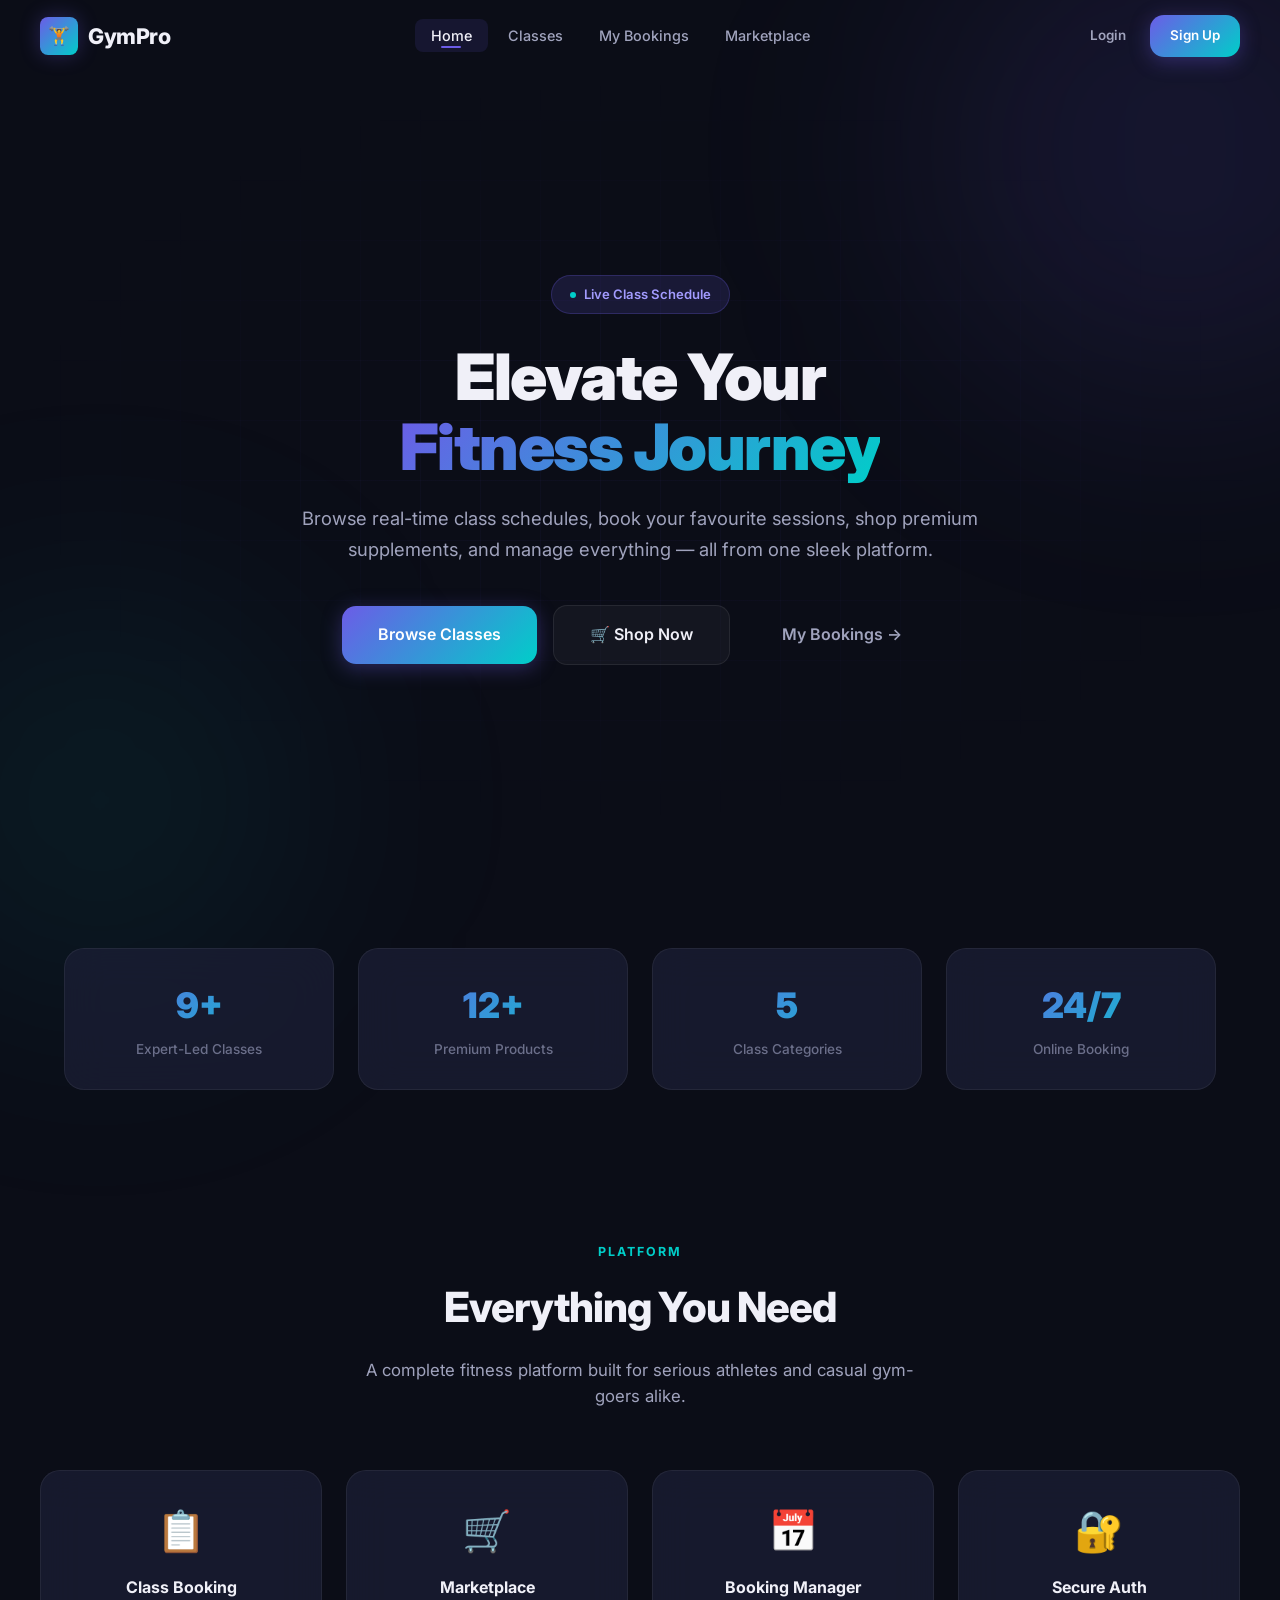
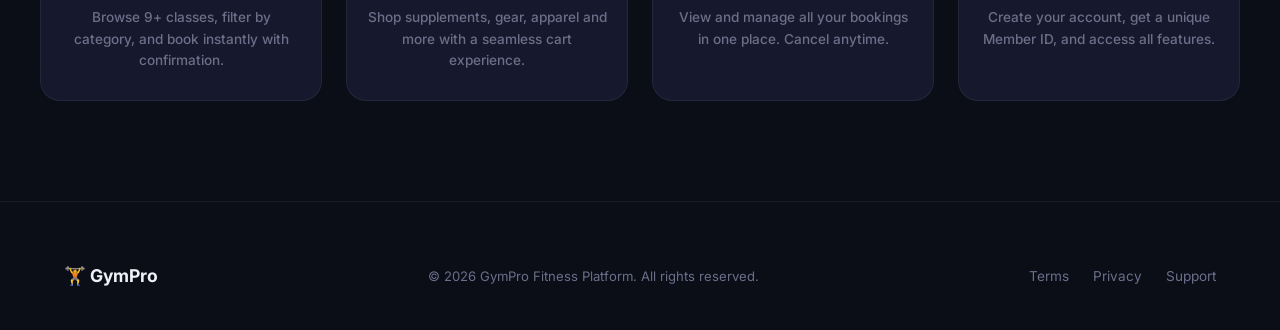
<file: index.html>
<!DOCTYPE html>
<html lang="en">
<head>
  <meta charset="UTF-8">
  <meta name="viewport" content="width=device-width, initial-scale=1.0">
  <meta name="description" content="GymPro — Your premium fitness platform. Book classes, shop supplements, and manage your fitness journey.">
  <title>GymPro — Premium Fitness Platform</title>
  <link rel="stylesheet" href="css/style.css">
  <link rel="icon" href="data:image/svg+xml,<svg xmlns='http://www.w3.org/2000/svg' viewBox='0 0 100 100'><text y='.9em' font-size='90'>🏋️</text></svg>">
</head>
<body>

  <!-- Toast -->
  <div class="toast-container" id="toastContainer"></div>

  <!-- Navigation -->
  <nav class="navbar" id="navbar">
    <div class="navbar__inner">
      <a href="index.html" class="navbar__logo">
        <span class="navbar__logo-icon">🏋️</span>
        GymPro
      </a>

      <ul class="navbar__links" id="navLinks">
        <li><a href="index.html" class="active">Home</a></li>
        <li><a href="classes.html">Classes</a></li>
        <li><a href="bookings.html">My Bookings</a></li>
        <li><a href="marketplace.html">Marketplace</a></li>
        <li id="adminNavLink" style="display:none"><a href="admin.html">Admin</a></li>
      </ul>

      <div class="navbar__cta">
        <div class="navbar__user-indicator" id="userIndicator" style="display:none">
          <span class="dot"></span>
          <span>Loading...</span>
        </div>
        <div id="authButtons">
          <a href="login.html" class="btn btn--ghost btn--sm">Login</a>
          <a href="register.html" class="btn btn--primary btn--sm">Sign Up</a>
        </div>
      </div>

      <button class="navbar__hamburger" id="hamburger" aria-label="Toggle menu">
        <span></span><span></span><span></span>
      </button>
    </div>
  </nav>

  <!-- Hero Section -->
  <section class="hero" id="hero">
    <div class="hero__grid"></div>
    <div class="hero__content">
      <div class="hero__badge">
        <span class="pulse-dot"></span>
        Live Class Schedule
      </div>
      <h1 class="hero__title">
        Elevate Your<br><span class="gradient-text">Fitness Journey</span>
      </h1>
      <p class="hero__subtitle">
        Browse real-time class schedules, book your favourite sessions, shop premium supplements,
        and manage everything — all from one sleek platform.
      </p>
      <div class="hero__actions">
        <a href="classes.html" class="btn btn--primary btn--lg">Browse Classes</a>
        <a href="marketplace.html" class="btn btn--secondary btn--lg">🛒 Shop Now</a>
        <a href="bookings.html" class="btn btn--ghost btn--lg">My Bookings →</a>
      </div>
    </div>
  </section>

  <!-- Features Bar -->
  <section class="container">
    <div class="stats-bar">
      <div class="stat-card">
        <div class="stat-card__number">9+</div>
        <div class="stat-card__label">Expert-Led Classes</div>
      </div>
      <div class="stat-card">
        <div class="stat-card__number">12+</div>
        <div class="stat-card__label">Premium Products</div>
      </div>
      <div class="stat-card">
        <div class="stat-card__number">5</div>
        <div class="stat-card__label">Class Categories</div>
      </div>
      <div class="stat-card">
        <div class="stat-card__number">24/7</div>
        <div class="stat-card__label">Online Booking</div>
      </div>
    </div>
  </section>

  <!-- Features Section -->
  <section class="section container">
    <div class="section__header">
      <span class="section__label">Platform</span>
      <h2 class="section__title">Everything You Need</h2>
      <p class="section__description">A complete fitness platform built for serious athletes and casual gym-goers alike.</p>
    </div>

    <div class="stats-bar" style="padding:0">
      <div class="stat-card" style="cursor:pointer" onclick="location.href='classes.html'">
        <div style="font-size:2.5rem;margin-bottom:12px">📋</div>
        <div class="stat-card__label" style="font-size:1rem;font-weight:700;color:var(--text-primary);margin-bottom:6px">Class Booking</div>
        <div class="stat-card__label">Browse 9+ classes, filter by category, and book instantly with confirmation.</div>
      </div>
      <div class="stat-card" style="cursor:pointer" onclick="location.href='marketplace.html'">
        <div style="font-size:2.5rem;margin-bottom:12px">🛒</div>
        <div class="stat-card__label" style="font-size:1rem;font-weight:700;color:var(--text-primary);margin-bottom:6px">Marketplace</div>
        <div class="stat-card__label">Shop supplements, gear, apparel and more with a seamless cart experience.</div>
      </div>
      <div class="stat-card" style="cursor:pointer" onclick="location.href='bookings.html'">
        <div style="font-size:2.5rem;margin-bottom:12px">📅</div>
        <div class="stat-card__label" style="font-size:1rem;font-weight:700;color:var(--text-primary);margin-bottom:6px">Booking Manager</div>
        <div class="stat-card__label">View and manage all your bookings in one place. Cancel anytime.</div>
      </div>
      <div class="stat-card" style="cursor:pointer" onclick="location.href='register.html'">
        <div style="font-size:2.5rem;margin-bottom:12px">🔐</div>
        <div class="stat-card__label" style="font-size:1rem;font-weight:700;color:var(--text-primary);margin-bottom:6px">Secure Auth</div>
        <div class="stat-card__label">Create your account, get a unique Member ID, and access all features.</div>
      </div>
    </div>
  </section>

  <!-- Footer -->
  <footer class="footer">
    <div class="container">
      <div class="footer__inner">
        <div class="footer__brand">🏋️ GymPro</div>
        <span class="footer__copy">© 2026 GymPro Fitness Platform. All rights reserved.</span>
        <ul class="footer__links">
          <li><a href="#">Terms</a></li>
          <li><a href="#">Privacy</a></li>
          <li><a href="#">Support</a></li>
        </ul>
      </div>
    </div>
  </footer>

  <script src="js/app.js"></script>
</body>
</html>
</file>
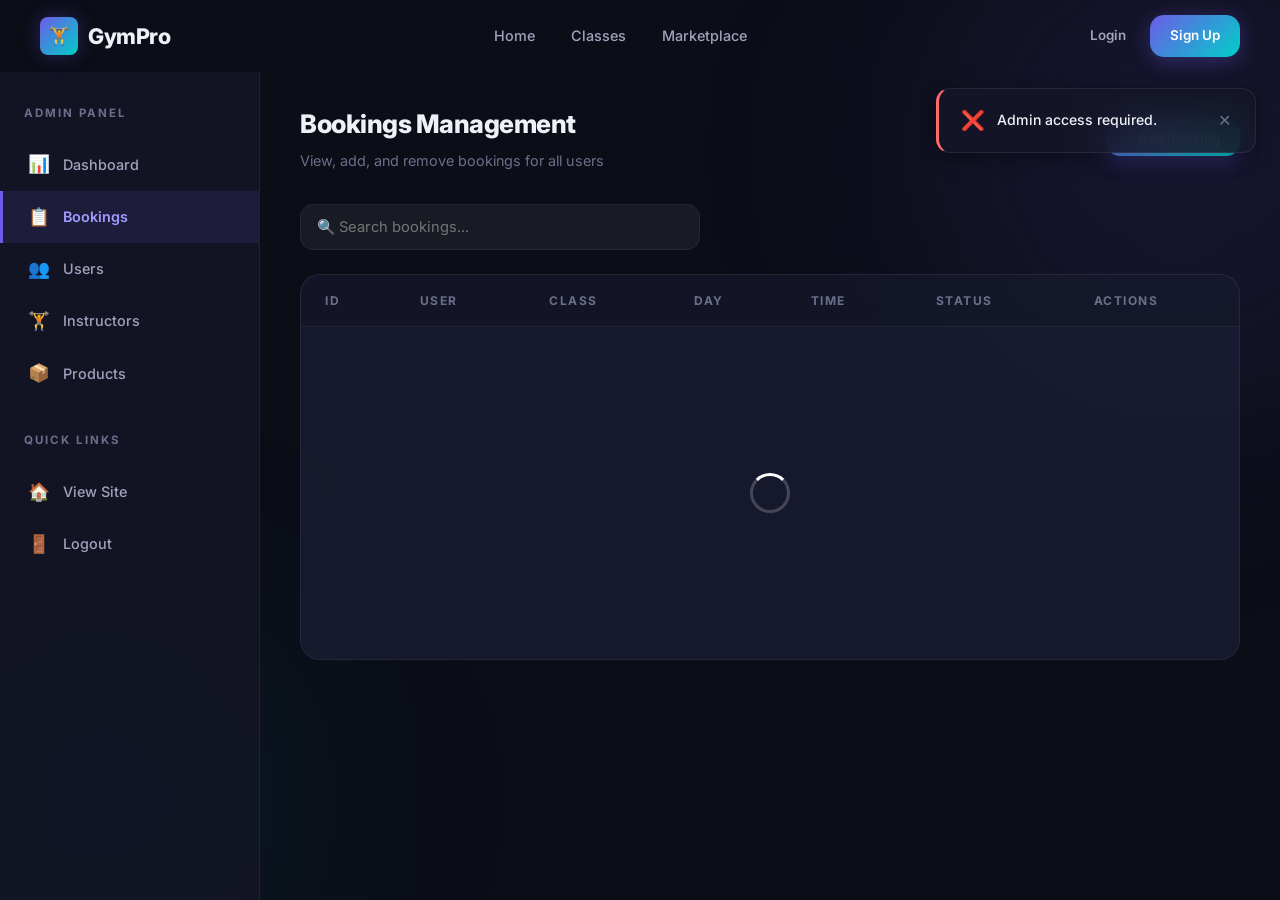
<file: admin-bookings.html>
<!DOCTYPE html>
<html lang="en">
<head>
  <meta charset="UTF-8">
  <meta name="viewport" content="width=device-width, initial-scale=1.0">
  <meta name="description" content="GymPro Admin — Manage class bookings.">
  <title>Bookings Management — GymPro Admin</title>
  <link rel="stylesheet" href="css/style.css">
  <link rel="stylesheet" href="css/admin.css">
  <link rel="icon" href="data:image/svg+xml,<svg xmlns='http://www.w3.org/2000/svg' viewBox='0 0 100 100'><text y='.9em' font-size='90'>🏋️</text></svg>">
</head>
<body>

  <div class="toast-container" id="toastContainer"></div>

  <nav class="navbar scrolled" id="navbar">
    <div class="navbar__inner">
      <a href="index.html" class="navbar__logo"><span class="navbar__logo-icon">🏋️</span>GymPro</a>
      <ul class="navbar__links" id="navLinks">
        <li><a href="index.html">Home</a></li>
        <li><a href="classes.html">Classes</a></li>
        <li><a href="marketplace.html">Marketplace</a></li>
        <li id="adminNavLink"><a href="admin.html" class="active">Admin</a></li>
      </ul>
      <div class="navbar__cta">
        <div class="navbar__user-indicator" id="userIndicator" style="display:none"><span class="dot"></span><span>Loading...</span></div>
        <div id="authButtons"></div>
      </div>
      <button class="navbar__hamburger" id="hamburger" aria-label="Toggle menu"><span></span><span></span><span></span></button>
    </div>
  </nav>

  <div class="admin-layout">
    <aside class="admin-sidebar">
      <div class="admin-sidebar__title">Admin Panel</div>
      <ul class="admin-sidebar__nav">
        <li><a href="admin.html" class="admin-sidebar__link"><span class="icon">📊</span> Dashboard</a></li>
        <li><a href="admin-bookings.html" class="admin-sidebar__link active"><span class="icon">📋</span> Bookings</a></li>
        <li><a href="admin-users.html" class="admin-sidebar__link"><span class="icon">👥</span> Users</a></li>
        <li><a href="admin-instructors.html" class="admin-sidebar__link"><span class="icon">🏋️</span> Instructors</a></li>
        <li><a href="admin-products.html" class="admin-sidebar__link"><span class="icon">📦</span> Products</a></li>
      </ul>
      <div class="admin-sidebar__title" style="margin-top:32px">Quick Links</div>
      <ul class="admin-sidebar__nav">
        <li><a href="index.html" class="admin-sidebar__link"><span class="icon">🏠</span> View Site</a></li>
        <li><a href="#" class="admin-sidebar__link" onclick="logout();return false;"><span class="icon">🚪</span> Logout</a></li>
      </ul>
    </aside>

    <main class="admin-main">
      <div class="admin-main__header">
        <div>
          <h1 class="admin-main__title">Bookings Management</h1>
          <p class="admin-main__subtitle">View, add, and remove bookings for all users</p>
        </div>
        <button class="btn btn--primary btn--sm" onclick="showAddBookingModal()">+ Add Booking</button>
      </div>

      <div class="admin-toolbar">
        <div class="admin-toolbar__search">
          <input type="text" class="form-input" placeholder="🔍 Search bookings..." oninput="searchBookings(this.value)">
        </div>
      </div>

      <div class="data-table-wrap">
        <table class="data-table">
          <thead>
            <tr>
              <th>ID</th>
              <th>User</th>
              <th>Class</th>
              <th>Day</th>
              <th>Time</th>
              <th>Status</th>
              <th>Actions</th>
            </tr>
          </thead>
          <tbody id="adminBookingsBody">
            <tr><td colspan="7"><div class="page-loading"><div class="spinner spinner--lg"></div></div></td></tr>
          </tbody>
        </table>
      </div>
    </main>
  </div>

  <div class="modal-overlay" id="addBookingModal">
    <div class="modal">
      <div class="modal__header">
        <h3 class="modal__title">Add Booking</h3>
        <button class="modal__close" onclick="closeModal('addBookingModal')">✕</button>
      </div>
      <div class="modal__body">
        <div class="form-group">
          <label>Select User</label>
          <select class="form-select" id="addBookingUser">
            <option value="">Loading users...</option>
          </select>
        </div>
        <div class="form-group">
          <label>Select Class</label>
          <select class="form-select" id="addBookingClass">
            <option value="">Loading classes...</option>
          </select>
        </div>
      </div>
      <div class="modal__footer">
        <button class="btn btn--secondary" onclick="closeModal('addBookingModal')">Cancel</button>
        <button class="btn btn--primary" onclick="submitAddBooking()">Add Booking</button>
      </div>
    </div>
  </div>

  <div class="admin-confirm-overlay" id="adminConfirmOverlay">
    <div class="admin-confirm">
      <div class="admin-confirm__hero">
        <div class="admin-confirm__icon" id="adminConfirmIcon">!</div>
        <div class="admin-confirm__title" id="adminConfirmTitle">Confirm action</div>
      </div>
      <div class="admin-confirm__message" id="adminConfirmMessage">Are you sure?</div>
      <div class="admin-confirm__footer">
        <button class="btn btn--secondary" id="adminConfirmCancel">Cancel</button>
        <button class="btn btn--primary btn--confirm btn--danger" id="adminConfirmAction">Confirm</button>
      </div>
    </div>
  </div>

  <script src="js/app.js"></script>
  <script src="js/admin.js"></script>
</body>
</html>
</file>
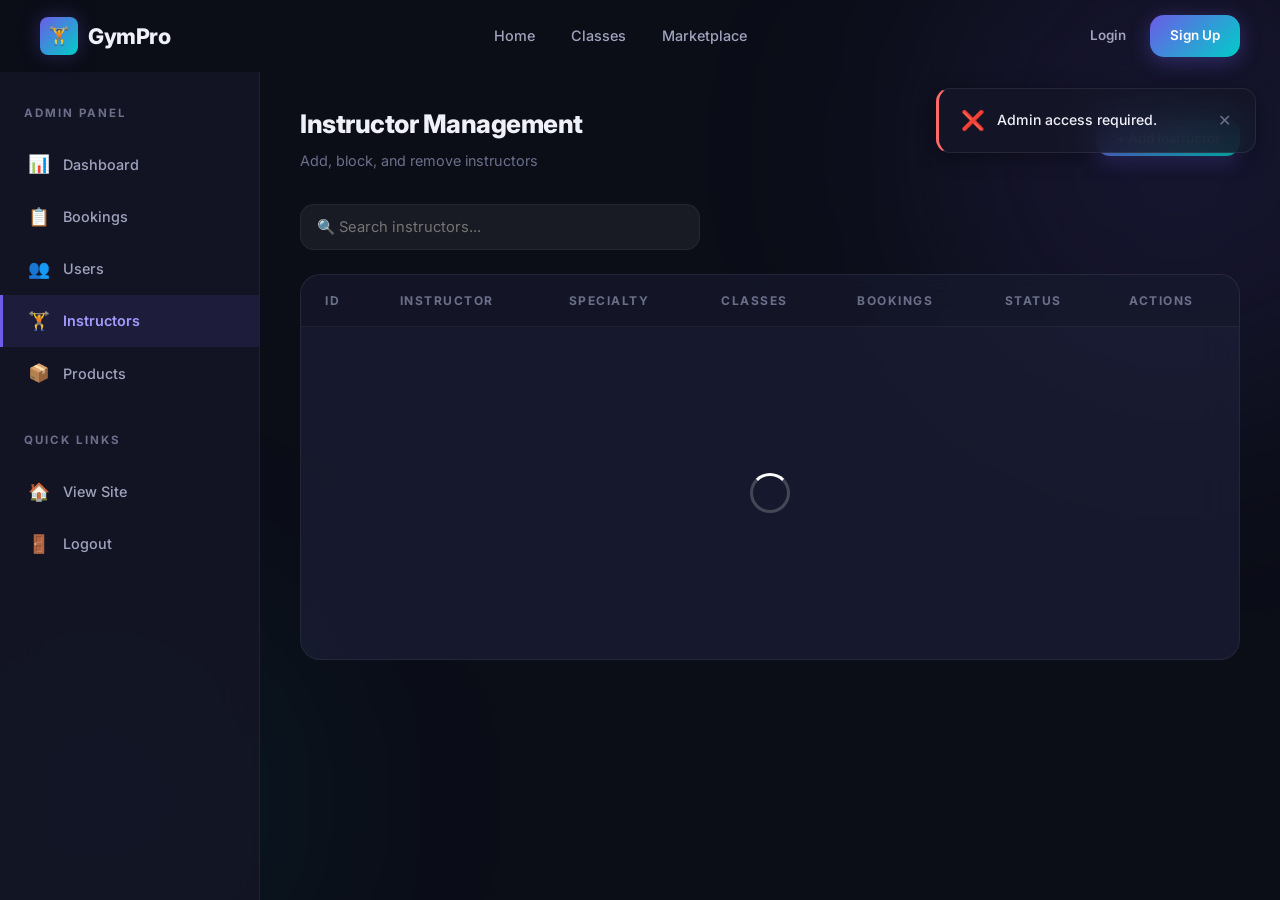
<file: admin-instructors.html>
<!DOCTYPE html>
<html lang="en">
<head>
  <meta charset="UTF-8">
  <meta name="viewport" content="width=device-width, initial-scale=1.0">
  <meta name="description" content="GymPro Admin — Manage instructors.">
  <title>Instructor Management — GymPro Admin</title>
  <link rel="stylesheet" href="css/style.css">
  <link rel="stylesheet" href="css/admin.css">
  <link rel="icon" href="data:image/svg+xml,<svg xmlns='http://www.w3.org/2000/svg' viewBox='0 0 100 100'><text y='.9em' font-size='90'>🏋️</text></svg>">
</head>
<body>

  <div class="toast-container" id="toastContainer"></div>

  <nav class="navbar scrolled" id="navbar">
    <div class="navbar__inner">
      <a href="index.html" class="navbar__logo"><span class="navbar__logo-icon">🏋️</span>GymPro</a>
      <ul class="navbar__links" id="navLinks">
        <li><a href="index.html">Home</a></li>
        <li><a href="classes.html">Classes</a></li>
        <li><a href="marketplace.html">Marketplace</a></li>
        <li id="adminNavLink"><a href="admin.html" class="active">Admin</a></li>
      </ul>
      <div class="navbar__cta">
        <div class="navbar__user-indicator" id="userIndicator" style="display:none"><span class="dot"></span><span>Loading...</span></div>
        <div id="authButtons"></div>
      </div>
      <button class="navbar__hamburger" id="hamburger" aria-label="Toggle menu"><span></span><span></span><span></span></button>
    </div>
  </nav>

  <div class="admin-layout">
    <aside class="admin-sidebar">
      <div class="admin-sidebar__title">Admin Panel</div>
      <ul class="admin-sidebar__nav">
        <li><a href="admin.html" class="admin-sidebar__link"><span class="icon">📊</span> Dashboard</a></li>
        <li><a href="admin-bookings.html" class="admin-sidebar__link"><span class="icon">📋</span> Bookings</a></li>
        <li><a href="admin-users.html" class="admin-sidebar__link"><span class="icon">👥</span> Users</a></li>
        <li><a href="admin-instructors.html" class="admin-sidebar__link active"><span class="icon">🏋️</span> Instructors</a></li>
        <li><a href="admin-products.html" class="admin-sidebar__link"><span class="icon">📦</span> Products</a></li>
      </ul>
      <div class="admin-sidebar__title" style="margin-top:32px">Quick Links</div>
      <ul class="admin-sidebar__nav">
        <li><a href="index.html" class="admin-sidebar__link"><span class="icon">🏠</span> View Site</a></li>
        <li><a href="#" class="admin-sidebar__link" onclick="logout();return false;"><span class="icon">🚪</span> Logout</a></li>
      </ul>
    </aside>

    <main class="admin-main">
      <div class="admin-main__header">
        <div>
          <h1 class="admin-main__title">Instructor Management</h1>
          <p class="admin-main__subtitle">Add, block, and remove instructors</p>
        </div>
        <button class="btn btn--primary btn--sm" onclick="showAddInstructorModal()">+ Add Instructor</button>
      </div>

      <div class="admin-toolbar">
        <div class="admin-toolbar__search">
          <input type="text" class="form-input" placeholder="🔍 Search instructors..." oninput="searchInstructors(this.value)">
        </div>
      </div>

      <div class="data-table-wrap">
        <table class="data-table">
          <thead>
            <tr>
              <th>ID</th>
              <th>Instructor</th>
              <th>Specialty</th>
              <th>Classes</th>
              <th>Bookings</th>
              <th>Status</th>
              <th>Actions</th>
            </tr>
          </thead>
          <tbody id="adminInstructorsBody">
            <tr><td colspan="7"><div class="page-loading"><div class="spinner spinner--lg"></div></div></td></tr>
          </tbody>
        </table>
      </div>
    </main>
  </div>

  <div class="modal-overlay" id="instructorModal">
    <div class="modal" style="max-width:640px">
      <div class="modal__header">
        <h3 class="modal__title" id="instructorModalTitle">Add Instructor</h3>
        <button class="modal__close" onclick="closeModal('instructorModal')">✕</button>
      </div>
      <div class="modal__body">
        <form id="instructorForm" onsubmit="event.preventDefault();submitInstructorForm();">
          <input type="hidden" id="instructorFormId" value="">
          <div class="admin-form-grid">
            <div class="form-group" style="grid-column:1/-1">
              <label for="instructorFullName">Full Name</label>
              <input type="text" class="form-input" id="instructorFullName" placeholder="e.g., Sarah Johnson" required>
            </div>
            <div class="form-group">
              <label for="instructorSpecialty">Specialty</label>
              <select class="form-input" id="instructorSpecialty" required>
                <option value="">Select specialty...</option>
                <option value="Cardio">Cardio</option>
                <option value="Yoga">Yoga</option>
                <option value="Strength">Strength</option>
                <option value="Flexibility">Flexibility</option>
                <option value="Combat">Combat</option>
                <option value="Pilates">Pilates</option>
                <option value="Zumba">Zumba</option>
                <option value="CrossFit">CrossFit</option>
              </select>
            </div>
            <div class="form-group">
              <label for="instructorEmail">Email</label>
              <input type="email" class="form-input" id="instructorEmail" placeholder="instructor@gympro.com">
            </div>
            <div class="form-group">
              <label for="instructorPhone">Phone</label>
              <input type="text" class="form-input" id="instructorPhone" placeholder="+1 555 123 4567">
            </div>
            <div class="form-group">
              <label for="instructorDay">Day of Week</label>
              <select class="form-input" id="instructorDay" required>
                <option value="">Select day...</option>
                <option value="Monday">Monday</option>
                <option value="Tuesday">Tuesday</option>
                <option value="Wednesday">Wednesday</option>
                <option value="Thursday">Thursday</option>
                <option value="Friday">Friday</option>
                <option value="Saturday">Saturday</option>
                <option value="Sunday">Sunday</option>
              </select>
            </div>
            <div class="form-group">
              <label for="instructorTime">Start Time</label>
              <select class="form-input" id="instructorTime" required>
                <option value="">Select time...</option>
                <option value="06:00:00">06:00 AM</option>
                <option value="07:00:00">07:00 AM</option>
                <option value="08:00:00">08:00 AM</option>
                <option value="09:00:00">09:00 AM</option>
                <option value="10:00:00">10:00 AM</option>
                <option value="11:00:00">11:00 AM</option>
                <option value="12:00:00">12:00 PM</option>
                <option value="13:00:00">01:00 PM</option>
                <option value="14:00:00">02:00 PM</option>
                <option value="15:00:00">03:00 PM</option>
                <option value="16:00:00">04:00 PM</option>
                <option value="17:00:00">05:00 PM</option>
                <option value="18:00:00">06:00 PM</option>
                <option value="19:00:00">07:00 PM</option>
                <option value="20:00:00">08:00 PM</option>
              </select>
            </div>
            <div class="form-group" style="grid-column:1/-1">
              <label for="instructorBio">Bio</label>
              <textarea class="form-input form-textarea" id="instructorBio" placeholder="Short instructor profile..."></textarea>
            </div>
          </div>
        </form>
      </div>
      <div class="modal__footer">
        <button class="btn btn--secondary" onclick="closeModal('instructorModal')">Cancel</button>
        <button class="btn btn--primary" onclick="submitInstructorForm()">Save Instructor</button>
      </div>
    </div>
  </div>

  <div class="admin-confirm-overlay" id="adminConfirmOverlay">
    <div class="admin-confirm">
      <div class="admin-confirm__hero">
        <div class="admin-confirm__icon" id="adminConfirmIcon">!</div>
        <div class="admin-confirm__title" id="adminConfirmTitle">Confirm action</div>
      </div>
      <div class="admin-confirm__message" id="adminConfirmMessage">Are you sure?</div>
      <div class="admin-confirm__footer">
        <button class="btn btn--secondary" id="adminConfirmCancel">Cancel</button>
        <button class="btn btn--primary btn--confirm btn--danger" id="adminConfirmAction">Confirm</button>
      </div>
    </div>
  </div>

  <script src="js/app.js"></script>
  <script src="js/admin.js"></script>
</body>
</html>
</file>
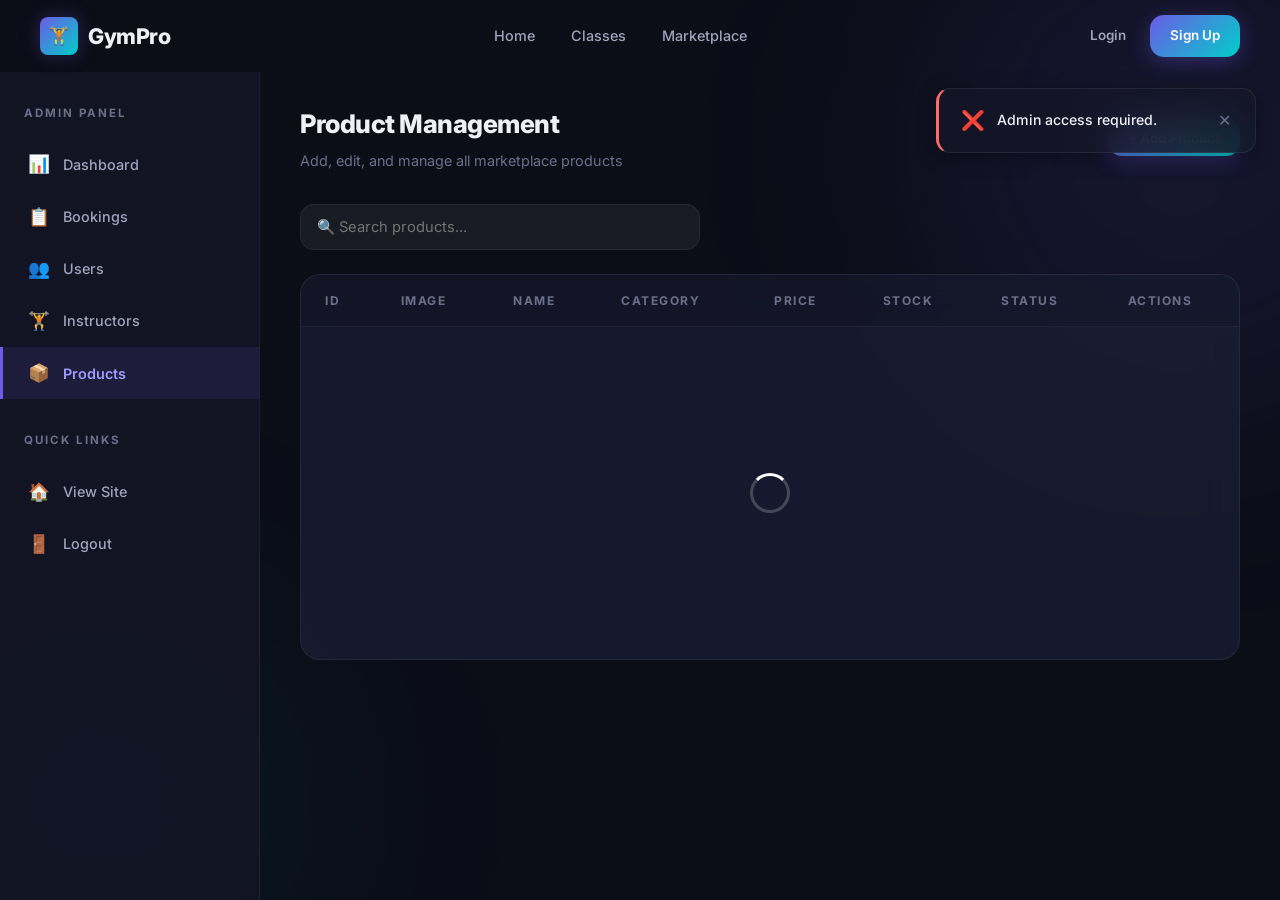
<file: admin-products.html>
<!DOCTYPE html>
<html lang="en">
<head>
  <meta charset="UTF-8">
  <meta name="viewport" content="width=device-width, initial-scale=1.0">
  <meta name="description" content="GymPro Admin — Manage products, inventory, and pricing.">
  <title>Product Management — GymPro Admin</title>
  <link rel="stylesheet" href="css/style.css">
  <link rel="stylesheet" href="css/admin.css">
  <link rel="icon" href="data:image/svg+xml,<svg xmlns='http://www.w3.org/2000/svg' viewBox='0 0 100 100'><text y='.9em' font-size='90'>🏋️</text></svg>">
</head>
<body>

  <div class="toast-container" id="toastContainer"></div>

  <!-- Navigation -->
  <nav class="navbar scrolled" id="navbar">
    <div class="navbar__inner">
      <a href="index.html" class="navbar__logo"><span class="navbar__logo-icon">🏋️</span>GymPro</a>
      <ul class="navbar__links" id="navLinks">
        <li><a href="index.html">Home</a></li>
        <li><a href="classes.html">Classes</a></li>
        <li><a href="marketplace.html">Marketplace</a></li>
        <li id="adminNavLink"><a href="admin.html" class="active">Admin</a></li>
      </ul>
      <div class="navbar__cta">
        <div class="navbar__user-indicator" id="userIndicator" style="display:none"><span class="dot"></span><span>Loading...</span></div>
        <div id="authButtons"></div>
      </div>
      <button class="navbar__hamburger" id="hamburger" aria-label="Toggle menu"><span></span><span></span><span></span></button>
    </div>
  </nav>

  <div class="admin-layout">
    <!-- Sidebar -->
    <aside class="admin-sidebar">
      <div class="admin-sidebar__title">Admin Panel</div>
      <ul class="admin-sidebar__nav">
        <li><a href="admin.html" class="admin-sidebar__link"><span class="icon">📊</span> Dashboard</a></li>
        <li><a href="admin-bookings.html" class="admin-sidebar__link"><span class="icon">📋</span> Bookings</a></li>
        <li><a href="admin-users.html" class="admin-sidebar__link"><span class="icon">👥</span> Users</a></li>
        <li><a href="admin-instructors.html" class="admin-sidebar__link"><span class="icon">🏋️</span> Instructors</a></li>
        <li><a href="admin-products.html" class="admin-sidebar__link active"><span class="icon">📦</span> Products</a></li>
      </ul>
      <div class="admin-sidebar__title" style="margin-top:32px">Quick Links</div>
      <ul class="admin-sidebar__nav">
        <li><a href="index.html" class="admin-sidebar__link"><span class="icon">🏠</span> View Site</a></li>
        <li><a href="#" class="admin-sidebar__link" onclick="logout();return false;"><span class="icon">🚪</span> Logout</a></li>
      </ul>
    </aside>

    <!-- Main Content -->
    <main class="admin-main">
      <div class="admin-main__header">
        <div>
          <h1 class="admin-main__title">Product Management</h1>
          <p class="admin-main__subtitle">Add, edit, and manage all marketplace products</p>
        </div>
        <button class="btn btn--primary btn--sm" onclick="showAddProductModal()">+ Add Product</button>
      </div>

      <div class="admin-toolbar">
        <div class="admin-toolbar__search">
          <input type="text" class="form-input" placeholder="🔍 Search products..." oninput="searchProducts(this.value)">
        </div>
      </div>

      <div class="data-table-wrap">
        <table class="data-table">
          <thead>
            <tr>
              <th>ID</th>
              <th>Image</th>
              <th>Name</th>
              <th>Category</th>
              <th>Price</th>
              <th>Stock</th>
              <th>Status</th>
              <th>Actions</th>
            </tr>
          </thead>
          <tbody id="adminProductsBody">
            <tr><td colspan="8"><div class="page-loading"><div class="spinner spinner--lg"></div></div></td></tr>
          </tbody>
        </table>
      </div>
    </main>
  </div>

  <!-- Add/Edit Product Modal -->
  <div class="modal-overlay" id="productModal">
    <div class="modal" style="max-width:600px">
      <div class="modal__header">
        <h3 class="modal__title" id="productModalTitle">Add New Product</h3>
        <button class="modal__close" onclick="closeModal('productModal')">✕</button>
      </div>
      <div class="modal__body">
        <form id="productForm" onsubmit="event.preventDefault();submitProductForm();">
          <input type="hidden" id="productFormId" value="">

          <div class="admin-form-grid">
            <div class="form-group" style="grid-column:1/-1">
              <label for="productName">Product Name</label>
              <input type="text" class="form-input" id="productName" placeholder="e.g., Whey Protein Isolate" required>
            </div>
            <div class="form-group" style="grid-column:1/-1">
              <label for="productDescription">Description</label>
              <textarea class="form-input form-textarea" id="productDescription" placeholder="Product description..."></textarea>
            </div>
            <div class="form-group">
              <label for="productCategory">Category</label>
              <select class="form-select" id="productCategory" required>
                <option value="">Select Category</option>
                <option value="supplements">💊 Supplements</option>
                <option value="food">🍎 Food</option>
                <option value="gear">🏋️ Gear</option>
                <option value="apparel">👕 Apparel</option>
                <option value="accessories">🎒 Accessories</option>
              </select>
            </div>
            <div class="form-group">
              <label for="productPrice">Price ($)</label>
              <input type="number" class="form-input" id="productPrice" placeholder="0.00" step="0.01" min="0" required>
            </div>
            <div class="form-group">
              <label for="productStock">Stock</label>
              <input type="number" class="form-input" id="productStock" placeholder="0" min="0" required>
            </div>
            <div class="form-group">
              <label for="productImage">Image (emoji)</label>
              <input type="text" class="form-input" id="productImage" placeholder="🥤">
            </div>
          </div>
        </form>
      </div>
      <div class="modal__footer">
        <button class="btn btn--secondary" onclick="closeModal('productModal')">Cancel</button>
        <button class="btn btn--primary" onclick="submitProductForm()">Save Product</button>
      </div>
    </div>
  </div>

  <div class="admin-confirm-overlay" id="adminConfirmOverlay">
    <div class="admin-confirm">
      <div class="admin-confirm__hero">
        <div class="admin-confirm__icon" id="adminConfirmIcon">!</div>
        <div class="admin-confirm__title" id="adminConfirmTitle">Confirm action</div>
      </div>
      <div class="admin-confirm__message" id="adminConfirmMessage">Are you sure?</div>
      <div class="admin-confirm__footer">
        <button class="btn btn--secondary" id="adminConfirmCancel">Cancel</button>
        <button class="btn btn--primary btn--confirm btn--danger" id="adminConfirmAction">Confirm</button>
      </div>
    </div>
  </div>

  <script src="js/app.js"></script>
  <script src="js/admin-products.js"></script>
</body>
</html>
</file>
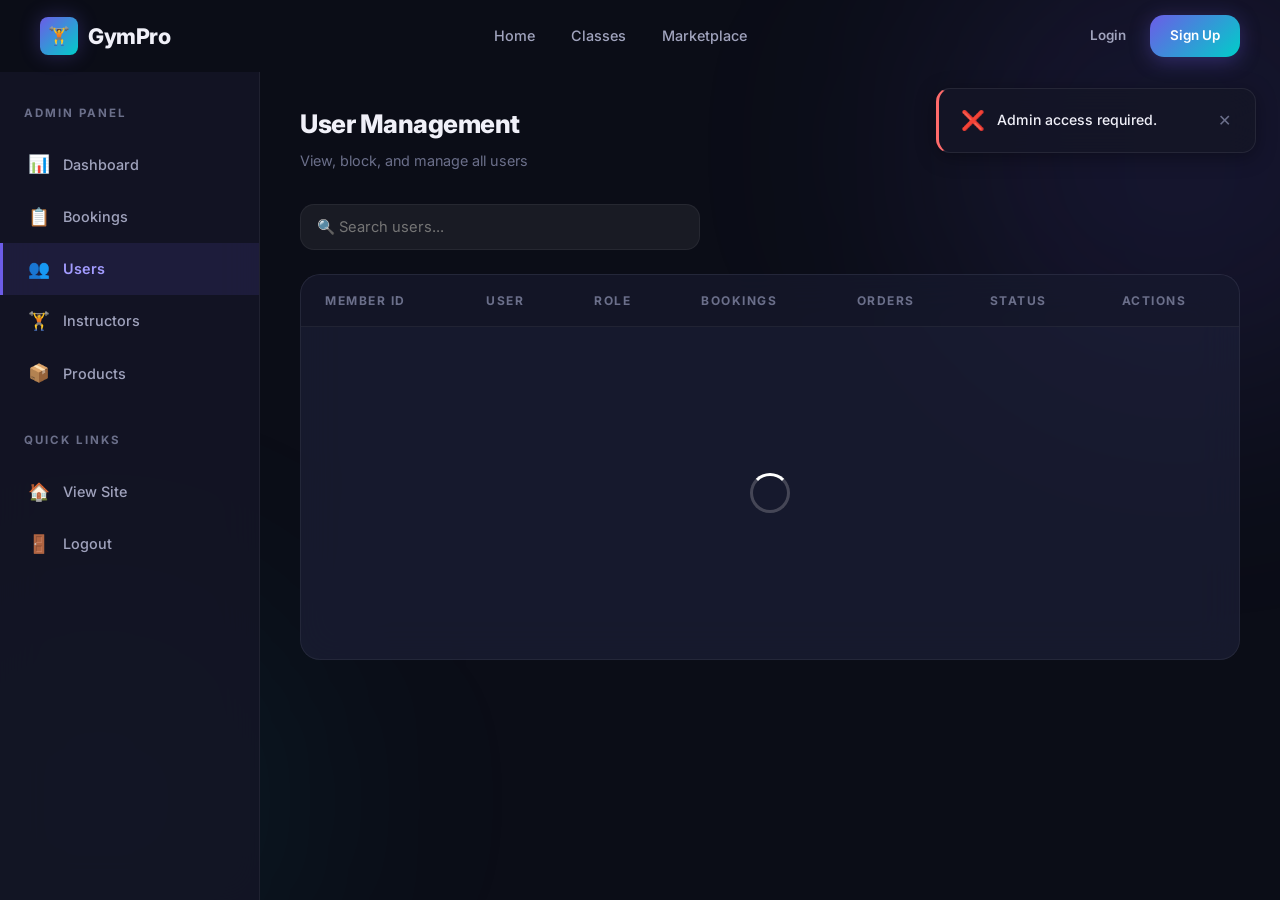
<file: admin-users.html>
<!DOCTYPE html>
<html lang="en">
<head>
  <meta charset="UTF-8">
  <meta name="viewport" content="width=device-width, initial-scale=1.0">
  <meta name="description" content="GymPro Admin — Manage user accounts and access.">
  <title>User Management — GymPro Admin</title>
  <link rel="stylesheet" href="css/style.css">
  <link rel="stylesheet" href="css/admin.css">
  <link rel="icon" href="data:image/svg+xml,<svg xmlns='http://www.w3.org/2000/svg' viewBox='0 0 100 100'><text y='.9em' font-size='90'>🏋️</text></svg>">
</head>
<body>

  <div class="toast-container" id="toastContainer"></div>

  <nav class="navbar scrolled" id="navbar">
    <div class="navbar__inner">
      <a href="index.html" class="navbar__logo"><span class="navbar__logo-icon">🏋️</span>GymPro</a>
      <ul class="navbar__links" id="navLinks">
        <li><a href="index.html">Home</a></li>
        <li><a href="classes.html">Classes</a></li>
        <li><a href="marketplace.html">Marketplace</a></li>
        <li id="adminNavLink"><a href="admin.html" class="active">Admin</a></li>
      </ul>
      <div class="navbar__cta">
        <div class="navbar__user-indicator" id="userIndicator" style="display:none"><span class="dot"></span><span>Loading...</span></div>
        <div id="authButtons"></div>
      </div>
      <button class="navbar__hamburger" id="hamburger" aria-label="Toggle menu"><span></span><span></span><span></span></button>
    </div>
  </nav>

  <div class="admin-layout">
    <aside class="admin-sidebar">
      <div class="admin-sidebar__title">Admin Panel</div>
      <ul class="admin-sidebar__nav">
        <li><a href="admin.html" class="admin-sidebar__link"><span class="icon">📊</span> Dashboard</a></li>
        <li><a href="admin-bookings.html" class="admin-sidebar__link"><span class="icon">📋</span> Bookings</a></li>
        <li><a href="admin-users.html" class="admin-sidebar__link active"><span class="icon">👥</span> Users</a></li>
        <li><a href="admin-instructors.html" class="admin-sidebar__link"><span class="icon">🏋️</span> Instructors</a></li>
        <li><a href="admin-products.html" class="admin-sidebar__link"><span class="icon">📦</span> Products</a></li>
      </ul>
      <div class="admin-sidebar__title" style="margin-top:32px">Quick Links</div>
      <ul class="admin-sidebar__nav">
        <li><a href="index.html" class="admin-sidebar__link"><span class="icon">🏠</span> View Site</a></li>
        <li><a href="#" class="admin-sidebar__link" onclick="logout();return false;"><span class="icon">🚪</span> Logout</a></li>
      </ul>
    </aside>

    <main class="admin-main">
      <div class="admin-main__header">
        <div>
          <h1 class="admin-main__title">User Management</h1>
          <p class="admin-main__subtitle">View, block, and manage all users</p>
        </div>
      </div>

      <div class="admin-toolbar">
        <div class="admin-toolbar__search">
          <input type="text" class="form-input" placeholder="🔍 Search users..." oninput="searchUsers(this.value)">
        </div>
      </div>

      <div class="data-table-wrap">
        <table class="data-table">
          <thead>
            <tr>
              <th>Member ID</th>
              <th>User</th>
              <th>Role</th>
              <th>Bookings</th>
              <th>Orders</th>
              <th>Status</th>
              <th>Actions</th>
            </tr>
          </thead>
          <tbody id="adminUsersBody">
            <tr><td colspan="7"><div class="page-loading"><div class="spinner spinner--lg"></div></div></td></tr>
          </tbody>
        </table>
      </div>
    </main>
  </div>

  <div class="admin-confirm-overlay" id="adminConfirmOverlay">
    <div class="admin-confirm">
      <div class="admin-confirm__hero">
        <div class="admin-confirm__icon" id="adminConfirmIcon">!</div>
        <div class="admin-confirm__title" id="adminConfirmTitle">Confirm action</div>
      </div>
      <div class="admin-confirm__message" id="adminConfirmMessage">Are you sure?</div>
      <div class="admin-confirm__footer">
        <button class="btn btn--secondary" id="adminConfirmCancel">Cancel</button>
        <button class="btn btn--primary btn--confirm btn--danger" id="adminConfirmAction">Confirm</button>
      </div>
    </div>
  </div>

  <script src="js/app.js"></script>
  <script src="js/admin.js"></script>
</body>
</html>
</file>
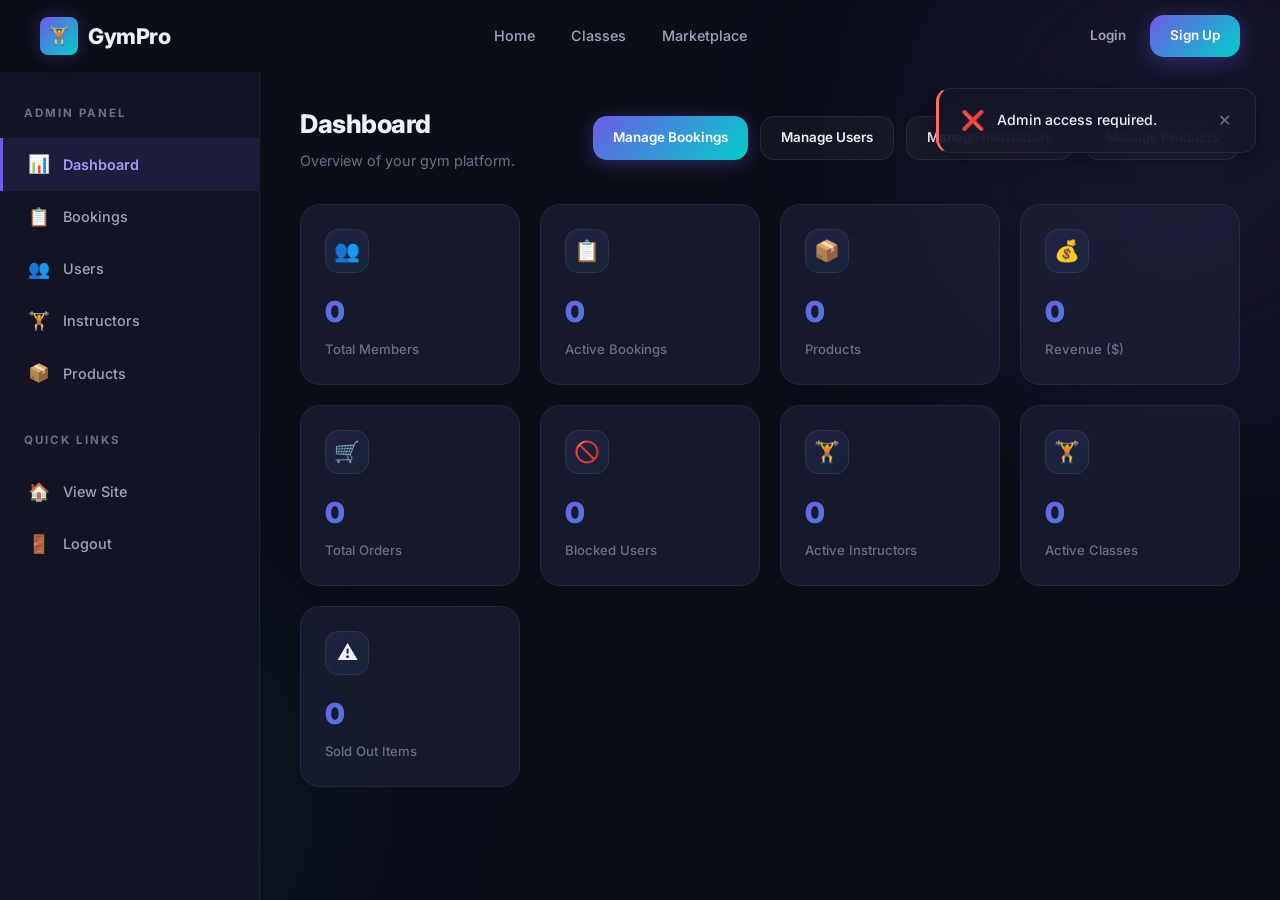
<file: admin.html>
<!DOCTYPE html>
<html lang="en">
<head>
  <meta charset="UTF-8">
  <meta name="viewport" content="width=device-width, initial-scale=1.0">
  <meta name="description" content="GymPro Admin Panel — Manage bookings, users, instructors, and operations.">
  <title>Admin Panel — GymPro</title>
  <link rel="stylesheet" href="css/style.css">
  <link rel="stylesheet" href="css/admin.css">
  <link rel="icon" href="data:image/svg+xml,<svg xmlns='http://www.w3.org/2000/svg' viewBox='0 0 100 100'><text y='.9em' font-size='90'>🏋️</text></svg>">
</head>
<body>

  <div class="toast-container" id="toastContainer"></div>

  <nav class="navbar scrolled" id="navbar">
    <div class="navbar__inner">
      <a href="index.html" class="navbar__logo"><span class="navbar__logo-icon">🏋️</span>GymPro</a>
      <ul class="navbar__links" id="navLinks">
        <li><a href="index.html">Home</a></li>
        <li><a href="classes.html">Classes</a></li>
        <li><a href="marketplace.html">Marketplace</a></li>
        <li id="adminNavLink"><a href="admin.html" class="active">Admin</a></li>
      </ul>
      <div class="navbar__cta">
        <div class="navbar__user-indicator" id="userIndicator" style="display:none"><span class="dot"></span><span>Loading...</span></div>
        <div id="authButtons"></div>
      </div>
      <button class="navbar__hamburger" id="hamburger" aria-label="Toggle menu"><span></span><span></span><span></span></button>
    </div>
  </nav>

  <div class="admin-layout">
    <aside class="admin-sidebar">
      <div class="admin-sidebar__title">Admin Panel</div>
      <ul class="admin-sidebar__nav">
        <li><a href="admin.html" class="admin-sidebar__link active"><span class="icon">📊</span> Dashboard</a></li>
        <li><a href="admin-bookings.html" class="admin-sidebar__link"><span class="icon">📋</span> Bookings</a></li>
        <li><a href="admin-users.html" class="admin-sidebar__link"><span class="icon">👥</span> Users</a></li>
        <li><a href="admin-instructors.html" class="admin-sidebar__link"><span class="icon">🏋️</span> Instructors</a></li>
        <li><a href="admin-products.html" class="admin-sidebar__link"><span class="icon">📦</span> Products</a></li>
      </ul>
      <div class="admin-sidebar__title" style="margin-top:32px">Quick Links</div>
      <ul class="admin-sidebar__nav">
        <li><a href="index.html" class="admin-sidebar__link"><span class="icon">🏠</span> View Site</a></li>
        <li><a href="#" class="admin-sidebar__link" onclick="logout();return false;"><span class="icon">🚪</span> Logout</a></li>
      </ul>
    </aside>

    <main class="admin-main">
      <div class="admin-main__header">
        <div>
          <h1 class="admin-main__title">Dashboard</h1>
          <p class="admin-main__subtitle">Overview of your gym platform.</p>
        </div>
        <div class="admin-toolbar__actions">
          <a class="btn btn--primary btn--sm" href="admin-bookings.html">Manage Bookings</a>
          <a class="btn btn--secondary btn--sm" href="admin-users.html">Manage Users</a>
          <a class="btn btn--secondary btn--sm" href="admin-instructors.html">Manage Instructors</a>
          <a class="btn btn--secondary btn--sm" href="admin-products.html">Manage Products</a>
        </div>
      </div>

      <div class="admin-stats">
        <div class="admin-stat-card">
          <div class="admin-stat-card__icon">👥</div>
          <div class="admin-stat-card__number" id="adminStatUsers">0</div>
          <div class="admin-stat-card__label">Total Members</div>
        </div>
        <div class="admin-stat-card">
          <div class="admin-stat-card__icon">📋</div>
          <div class="admin-stat-card__number" id="adminStatBookings">0</div>
          <div class="admin-stat-card__label">Active Bookings</div>
        </div>
        <div class="admin-stat-card">
          <div class="admin-stat-card__icon">📦</div>
          <div class="admin-stat-card__number" id="adminStatProducts">0</div>
          <div class="admin-stat-card__label">Products</div>
        </div>
        <div class="admin-stat-card">
          <div class="admin-stat-card__icon">💰</div>
          <div class="admin-stat-card__number" id="adminStatRevenue">0</div>
          <div class="admin-stat-card__label">Revenue ($)</div>
        </div>
        <div class="admin-stat-card">
          <div class="admin-stat-card__icon">🛒</div>
          <div class="admin-stat-card__number" id="adminStatOrders">0</div>
          <div class="admin-stat-card__label">Total Orders</div>
        </div>
        <div class="admin-stat-card">
          <div class="admin-stat-card__icon">🚫</div>
          <div class="admin-stat-card__number" id="adminStatBlocked">0</div>
          <div class="admin-stat-card__label">Blocked Users</div>
        </div>
        <div class="admin-stat-card">
          <div class="admin-stat-card__icon">🏋️</div>
          <div class="admin-stat-card__number" id="adminStatInstructors">0</div>
          <div class="admin-stat-card__label">Active Instructors</div>
        </div>
        <div class="admin-stat-card">
          <div class="admin-stat-card__icon">🏋️</div>
          <div class="admin-stat-card__number" id="adminStatClasses">0</div>
          <div class="admin-stat-card__label">Active Classes</div>
        </div>
        <div class="admin-stat-card">
          <div class="admin-stat-card__icon">⚠️</div>
          <div class="admin-stat-card__number" id="adminStatSoldOut">0</div>
          <div class="admin-stat-card__label">Sold Out Items</div>
        </div>
      </div>
    </main>
  </div>

  <div class="admin-confirm-overlay" id="adminConfirmOverlay">
    <div class="admin-confirm">
      <div class="admin-confirm__hero">
        <div class="admin-confirm__icon" id="adminConfirmIcon">!</div>
        <div class="admin-confirm__title" id="adminConfirmTitle">Confirm action</div>
      </div>
      <div class="admin-confirm__message" id="adminConfirmMessage">Are you sure?</div>
      <div class="admin-confirm__footer">
        <button class="btn btn--secondary" id="adminConfirmCancel">Cancel</button>
        <button class="btn btn--primary btn--confirm btn--danger" id="adminConfirmAction">Confirm</button>
      </div>
    </div>
  </div>

  <script src="js/app.js"></script>
  <script src="js/admin.js"></script>
</body>
</html>
</file>
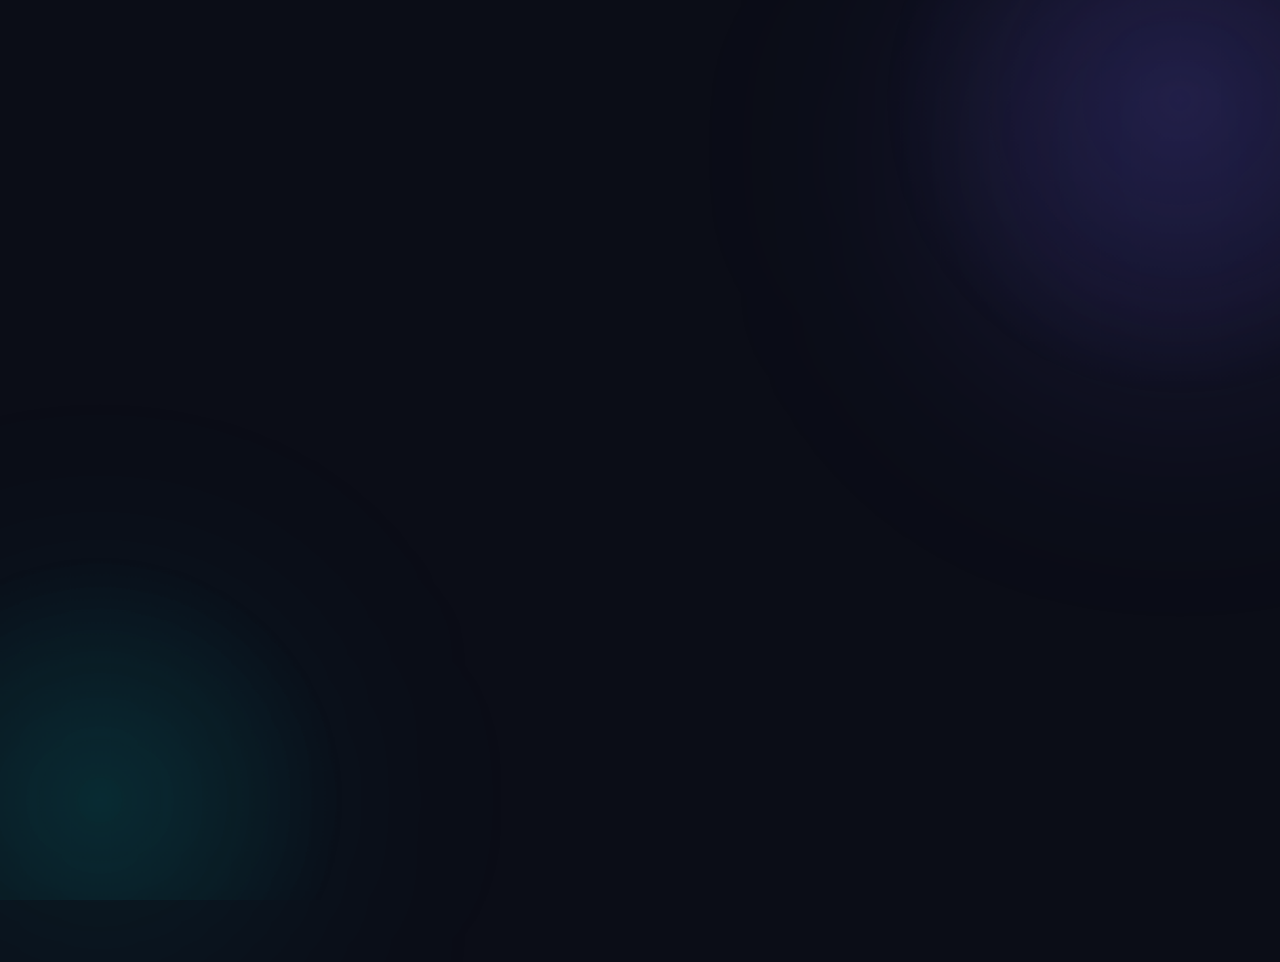
<file: bookings.html>
<!DOCTYPE html>
<html lang="en">
<head>
  <meta charset="UTF-8">
  <meta name="viewport" content="width=device-width, initial-scale=1.0">
  <meta name="description" content="View and manage your GymPro class bookings.">
  <title>My Bookings — GymPro</title>
  <link rel="stylesheet" href="css/style.css">
  <link rel="icon" href="data:image/svg+xml,<svg xmlns='http://www.w3.org/2000/svg' viewBox='0 0 100 100'><text y='.9em' font-size='90'>🏋️</text></svg>">
</head>
<body>

  <div class="toast-container" id="toastContainer"></div>

  <!-- Navigation -->
  <nav class="navbar scrolled" id="navbar">
    <div class="navbar__inner">
      <a href="index.html" class="navbar__logo"><span class="navbar__logo-icon">🏋️</span>GymPro</a>
      <ul class="navbar__links" id="navLinks">
        <li><a href="index.html">Home</a></li>
        <li><a href="classes.html">Classes</a></li>
        <li><a href="bookings.html" class="active">My Bookings</a></li>
        <li><a href="marketplace.html">Marketplace</a></li>
        <li id="adminNavLink" style="display:none"><a href="admin.html">Admin</a></li>
      </ul>
      <div class="navbar__cta">
        <div class="navbar__user-indicator" id="userIndicator" style="display:none"><span class="dot"></span><span>Loading...</span></div>
        <div id="authButtons"><a href="login.html" class="btn btn--ghost btn--sm">Login</a><a href="register.html" class="btn btn--primary btn--sm">Sign Up</a></div>
      </div>
      <button class="navbar__hamburger" id="hamburger" aria-label="Toggle menu"><span></span><span></span><span></span></button>
    </div>
  </nav>

  <!-- Page Header -->
  <div class="page-header container">
    <h1 class="page-header__title">My <span class="gradient-text">Bookings</span></h1>
    <p class="page-header__subtitle">Manage all your class reservations in one place.</p>
  </div>

  <!-- Bookings Section -->
  <section class="container" style="padding-bottom:100px">
    <div style="text-align:right;margin-bottom:20px">
      <span style="color:var(--text-muted);font-size:0.9rem">Total bookings: <strong id="bookingCount" style="color:var(--primary-light)">0</strong></span>
    </div>
    <div class="bookings-table-wrap">
      <table class="bookings-table">
        <thead>
          <tr>
            <th>Class</th>
            <th>Instructor</th>
            <th>Day</th>
            <th>Time</th>
            <th>Status</th>
            <th>Action</th>
          </tr>
        </thead>
        <tbody id="bookingsBody">
          <tr><td colspan="6"><div class="page-loading"><div class="spinner spinner--lg"></div></div></td></tr>
        </tbody>
      </table>
    </div>
  </section>

  <!-- Footer -->
  <footer class="footer">
    <div class="container">
      <div class="footer__inner">
        <div class="footer__brand">🏋️ GymPro</div>
        <span class="footer__copy">© 2026 GymPro Fitness Platform. All rights reserved.</span>
        <ul class="footer__links"><li><a href="#">Terms</a></li><li><a href="#">Privacy</a></li><li><a href="#">Support</a></li></ul>
      </div>
    </div>
  </footer>

  <script src="js/app.js"></script>
  <script src="js/bookings.js"></script>
</body>
</html>
</file>
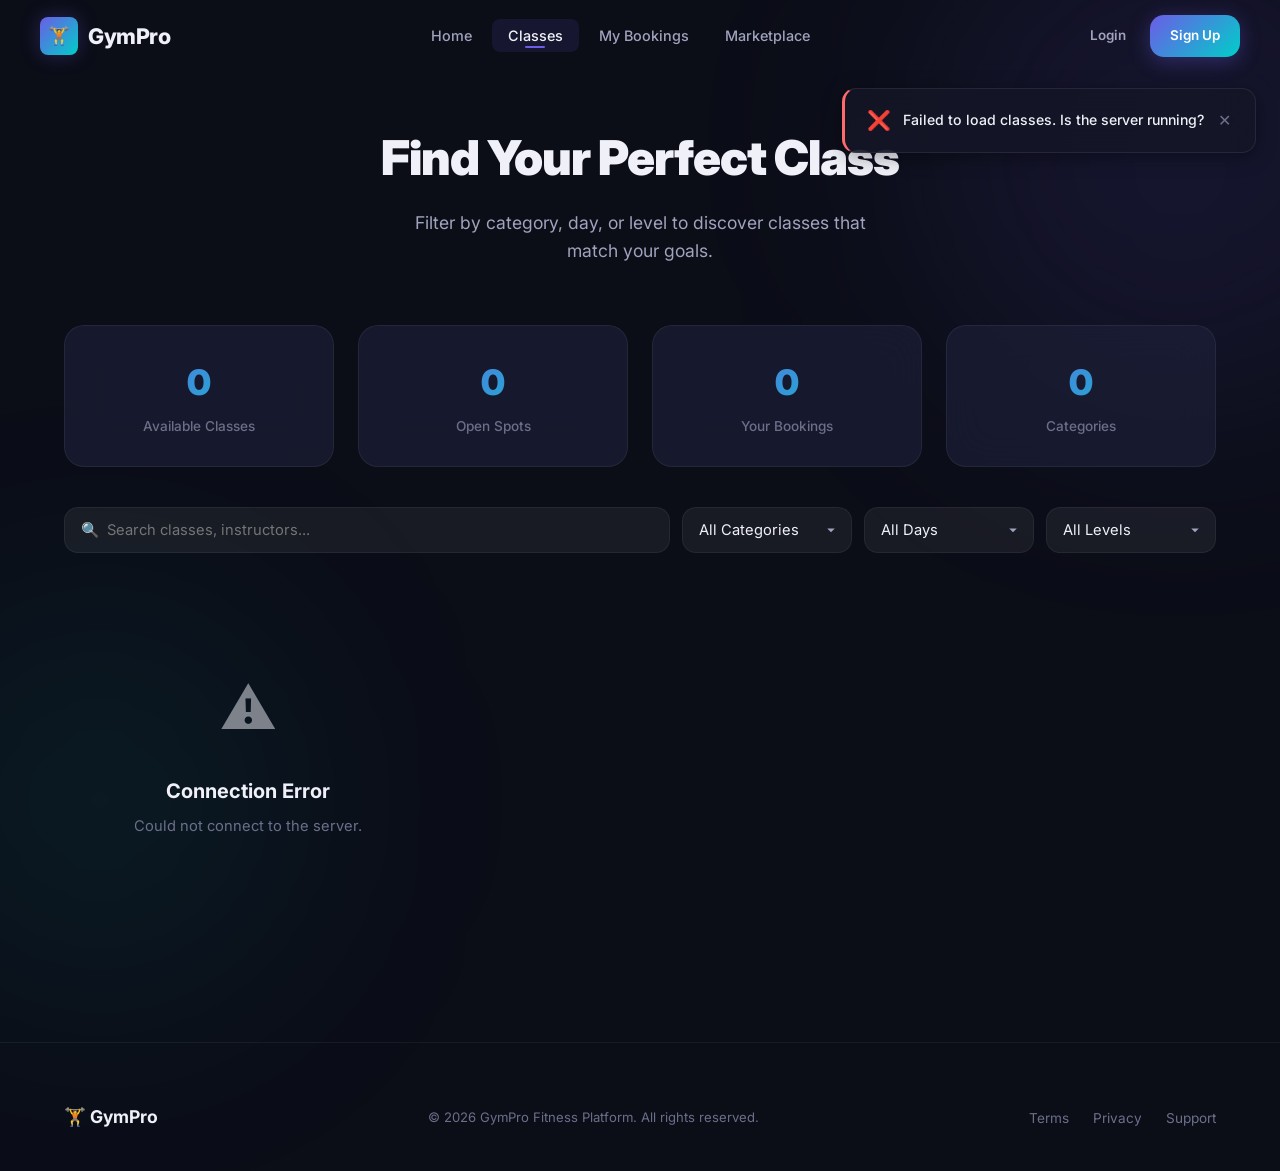
<file: classes.html>
<!DOCTYPE html>
<html lang="en">
<head>
  <meta charset="UTF-8">
  <meta name="viewport" content="width=device-width, initial-scale=1.0">
  <meta name="description" content="Browse and book gym classes — HIIT, Yoga, Strength, Combat and more.">
  <title>Classes — GymPro</title>
  <link rel="stylesheet" href="css/style.css">
  <link rel="icon" href="data:image/svg+xml,<svg xmlns='http://www.w3.org/2000/svg' viewBox='0 0 100 100'><text y='.9em' font-size='90'>🏋️</text></svg>">
</head>
<body>

  <div class="toast-container" id="toastContainer"></div>

  <!-- Navigation -->
  <nav class="navbar scrolled" id="navbar">
    <div class="navbar__inner">
      <a href="index.html" class="navbar__logo">
        <span class="navbar__logo-icon">🏋️</span>
        GymPro
      </a>
      <ul class="navbar__links" id="navLinks">
        <li><a href="index.html">Home</a></li>
        <li><a href="classes.html" class="active">Classes</a></li>
        <li><a href="bookings.html">My Bookings</a></li>
        <li><a href="marketplace.html">Marketplace</a></li>
        <li id="adminNavLink" style="display:none"><a href="admin.html">Admin</a></li>
      </ul>
      <div class="navbar__cta">
        <div class="navbar__user-indicator" id="userIndicator" style="display:none"><span class="dot"></span><span>Loading...</span></div>
        <div id="authButtons">
          <a href="login.html" class="btn btn--ghost btn--sm">Login</a>
          <a href="register.html" class="btn btn--primary btn--sm">Sign Up</a>
        </div>
      </div>
      <button class="navbar__hamburger" id="hamburger" aria-label="Toggle menu"><span></span><span></span><span></span></button>
    </div>
  </nav>

  <!-- Page Header -->
  <div class="page-header container">
    <h1 class="page-header__title">Find Your <span class="gradient-text">Perfect Class</span></h1>
    <p class="page-header__subtitle">Filter by category, day, or level to discover classes that match your goals.</p>
  </div>

  <!-- Stats -->
  <section class="container">
    <div class="stats-bar" style="padding:0 0 40px">
      <div class="stat-card">
        <div class="stat-card__number" id="statClasses">0</div>
        <div class="stat-card__label">Available Classes</div>
      </div>
      <div class="stat-card">
        <div class="stat-card__number" id="statSpots">0</div>
        <div class="stat-card__label">Open Spots</div>
      </div>
      <div class="stat-card">
        <div class="stat-card__number" id="statBookings">0</div>
        <div class="stat-card__label">Your Bookings</div>
      </div>
      <div class="stat-card">
        <div class="stat-card__number" id="statCategories">0</div>
        <div class="stat-card__label">Categories</div>
      </div>
    </div>
  </section>

  <!-- Classes Section -->
  <section class="container" style="padding-bottom:100px">
    <!-- Filter bar -->
    <div class="filter-bar">
      <input type="text" class="form-input" id="searchInput" placeholder="🔍  Search classes, instructors...">
      <select class="form-select" id="categoryFilter">
        <option value="">All Categories</option>
        <option value="Cardio">🔥 Cardio</option>
        <option value="Strength">💪 Strength</option>
        <option value="Yoga">🧘 Yoga</option>
        <option value="Flexibility">🤸 Flexibility</option>
        <option value="Combat">🥊 Combat</option>
      </select>
      <select class="form-select" id="dayFilter">
        <option value="">All Days</option>
        <option value="Monday">Monday</option>
        <option value="Tuesday">Tuesday</option>
        <option value="Wednesday">Wednesday</option>
        <option value="Thursday">Thursday</option>
        <option value="Friday">Friday</option>
      </select>
      <select class="form-select" id="levelFilter">
        <option value="">All Levels</option>
        <option value="Beginner">Beginner</option>
        <option value="Intermediate">Intermediate</option>
        <option value="Advanced">Advanced</option>
        <option value="All Levels">All Levels</option>
      </select>
    </div>

    <!-- Classes Grid -->
    <div class="classes-grid" id="classesGrid">
      <div class="page-loading" style="grid-column:1/-1"><div class="spinner spinner--lg"></div></div>
    </div>
  </section>

  <!-- Booking Modal -->
  <div class="modal-overlay" id="modalOverlay">
    <div class="modal">
      <div class="modal__header">
        <h3 class="modal__title">Confirm Booking</h3>
        <button class="modal__close" id="modalClose" aria-label="Close modal">✕</button>
      </div>
      <div class="modal__body">
        <h4 id="modalClassName" style="font-size:1.15rem; font-weight:700; margin-bottom:20px; color:var(--primary-light);">—</h4>
        <div class="modal__info-grid">
          <div class="modal__info-item">
            <div class="modal__info-label">Instructor</div>
            <div class="modal__info-value" id="modalInstructor">—</div>
          </div>
          <div class="modal__info-item">
            <div class="modal__info-label">Category</div>
            <div class="modal__info-value" id="modalCategory">—</div>
          </div>
          <div class="modal__info-item">
            <div class="modal__info-label">Day</div>
            <div class="modal__info-value" id="modalDay">—</div>
          </div>
          <div class="modal__info-item">
            <div class="modal__info-label">Time</div>
            <div class="modal__info-value" id="modalTime">—</div>
          </div>
          <div class="modal__info-item">
            <div class="modal__info-label">Duration</div>
            <div class="modal__info-value" id="modalDuration">—</div>
          </div>
          <div class="modal__info-item">
            <div class="modal__info-label">Available Spots</div>
            <div class="modal__info-value" id="modalSpots">—</div>
          </div>
          <div class="modal__info-item" style="grid-column:1/-1">
            <div class="modal__info-label">Level</div>
            <div class="modal__info-value" id="modalLevel">—</div>
          </div>
        </div>
      </div>
      <div class="modal__footer">
        <button class="btn btn--secondary" id="modalCancel">Cancel</button>
        <button class="btn btn--primary" id="modalConfirm">✓ Confirm Booking</button>
      </div>
    </div>
  </div>

  <!-- Booking Success Popup -->
  <div class="booking-success-overlay" id="bookingSuccessOverlay">
    <div class="booking-success">
      <div class="booking-success__check">✓</div>
      <h2 class="booking-success__title">Booking Confirmed!</h2>
      <p class="booking-success__message">You're all set! Check your bookings page for details.</p>
      <button class="btn btn--primary" onclick="closeModal('bookingSuccessOverlay')">Awesome! 🎉</button>
    </div>
  </div>

  <!-- Footer -->
  <footer class="footer">
    <div class="container">
      <div class="footer__inner">
        <div class="footer__brand">🏋️ GymPro</div>
        <span class="footer__copy">© 2026 GymPro Fitness Platform. All rights reserved.</span>
        <ul class="footer__links">
          <li><a href="#">Terms</a></li>
          <li><a href="#">Privacy</a></li>
          <li><a href="#">Support</a></li>
        </ul>
      </div>
    </div>
  </footer>

  <script src="js/app.js"></script>
  <script src="js/classes.js"></script>
</body>
</html>
</file>
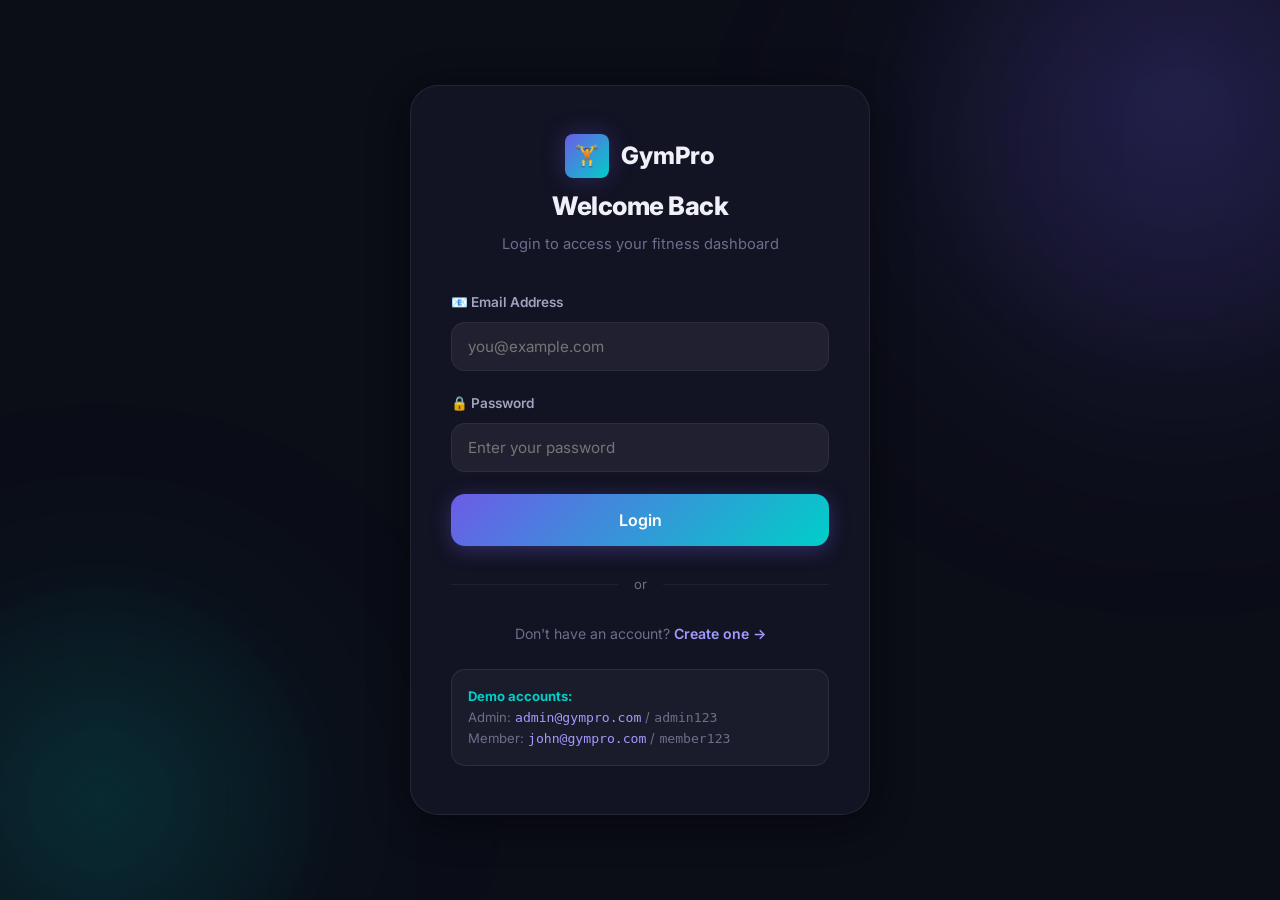
<file: login.html>
<!DOCTYPE html>
<html lang="en">
<head>
  <meta charset="UTF-8">
  <meta name="viewport" content="width=device-width, initial-scale=1.0">
  <meta name="description" content="Login to GymPro — Access your fitness dashboard, bookings, and marketplace.">
  <title>Login — GymPro</title>
  <link rel="stylesheet" href="css/style.css">
  <link rel="stylesheet" href="css/auth.css">
  <link rel="icon" href="data:image/svg+xml,<svg xmlns='http://www.w3.org/2000/svg' viewBox='0 0 100 100'><text y='.9em' font-size='90'>🏋️</text></svg>">
</head>
<body>

  <div class="toast-container" id="toastContainer"></div>

  <div class="auth-page">
    <div class="auth-card">
      <a href="index.html" class="auth-card__logo">
        <span class="auth-card__logo-icon">🏋️</span>
        GymPro
      </a>
      <h1 class="auth-card__title">Welcome Back</h1>
      <p class="auth-card__subtitle">Login to access your fitness dashboard</p>

      <form id="loginForm" autocomplete="on">
        <div class="form-group">
          <label for="loginEmail">📧 Email Address</label>
          <input type="email" class="form-input" id="loginEmail" placeholder="you@example.com" required autocomplete="email">
        </div>

        <div class="form-group">
          <label for="loginPassword">🔒 Password</label>
          <input type="password" class="form-input" id="loginPassword" placeholder="Enter your password" required autocomplete="current-password">
        </div>

        <button type="submit" class="btn btn--primary btn--full btn--lg">Login</button>
      </form>

      <div class="auth-card__divider">or</div>

      <div class="auth-card__footer">
        Don't have an account? <a href="register.html">Create one →</a>
      </div>

      <div style="margin-top:24px; padding:16px; background:var(--glass-bg); border:1px solid var(--glass-border); border-radius:var(--radius-md); font-size:0.82rem; color:var(--text-muted)">
        <strong style="color:var(--accent)">Demo accounts:</strong><br>
        Admin: <code style="color:var(--primary-light)">admin@gympro.com</code> / <code>admin123</code><br>
        Member: <code style="color:var(--primary-light)">john@gympro.com</code> / <code>member123</code>
      </div>
    </div>
  </div>

  <script src="js/app.js"></script>
  <script src="js/auth.js"></script>
</body>
</html>
</file>
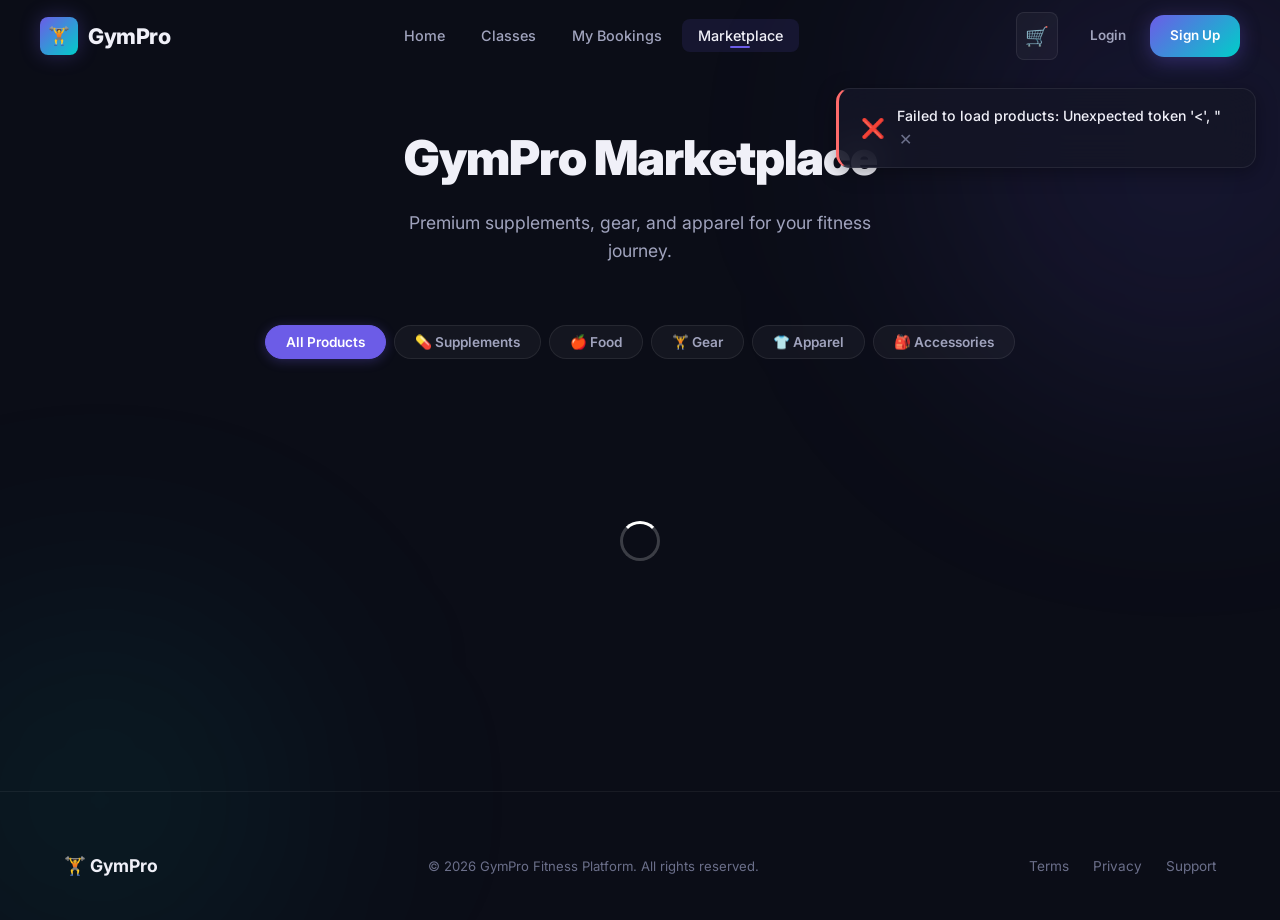
<file: marketplace.html>
<!DOCTYPE html>
<html lang="en">
<head>
  <meta charset="UTF-8">
  <meta name="viewport" content="width=device-width, initial-scale=1.0">
  <meta name="description" content="GymPro Marketplace — Shop supplements, food, gear, apparel and accessories.">
  <title>Marketplace — GymPro</title>
  <link rel="stylesheet" href="css/style.css">
  <link rel="icon" href="data:image/svg+xml,<svg xmlns='http://www.w3.org/2000/svg' viewBox='0 0 100 100'><text y='.9em' font-size='90'>🏋️</text></svg>">
</head>
<body>

  <div class="toast-container" id="toastContainer"></div>

  <!-- Navigation -->
  <nav class="navbar scrolled" id="navbar">
    <div class="navbar__inner">
      <a href="index.html" class="navbar__logo"><span class="navbar__logo-icon">🏋️</span>GymPro</a>
      <ul class="navbar__links" id="navLinks">
        <li><a href="index.html">Home</a></li>
        <li><a href="classes.html">Classes</a></li>
        <li><a href="bookings.html">My Bookings</a></li>
        <li><a href="marketplace.html" class="active">Marketplace</a></li>
        <li id="adminNavLink" style="display:none"><a href="admin.html">Admin</a></li>
      </ul>
      <div class="navbar__cta">
        <div class="navbar__user-indicator" id="userIndicator" style="display:none"><span class="dot"></span><span>Loading...</span></div>
        <!-- Cart Badge -->
        <div class="cart-badge" id="cartToggle">
          🛒
          <span class="cart-badge__count" id="cartBadgeCount" style="display:none">0</span>
        </div>
        <div id="authButtons"><a href="login.html" class="btn btn--ghost btn--sm">Login</a><a href="register.html" class="btn btn--primary btn--sm">Sign Up</a></div>
      </div>
      <button class="navbar__hamburger" id="hamburger" aria-label="Toggle menu"><span></span><span></span><span></span></button>
    </div>
  </nav>

  <!-- Page Header -->
  <div class="page-header container">
    <h1 class="page-header__title">GymPro <span class="gradient-text">Marketplace</span></h1>
    <p class="page-header__subtitle">Premium supplements, gear, and apparel for your fitness journey.</p>
  </div>

  <!-- Category Pills -->
  <section class="container">
    <div class="category-pills">
      <button class="category-pill active" data-category="">All Products</button>
      <button class="category-pill" data-category="supplements">💊 Supplements</button>
      <button class="category-pill" data-category="food">🍎 Food</button>
      <button class="category-pill" data-category="gear">🏋️ Gear</button>
      <button class="category-pill" data-category="apparel">👕 Apparel</button>
      <button class="category-pill" data-category="accessories">🎒 Accessories</button>
    </div>
  </section>

  <!-- Products Grid -->
  <section class="container" style="padding-bottom:100px">
    <div class="products-grid" id="productsGrid">
      <div class="page-loading" style="grid-column:1/-1"><div class="spinner spinner--lg"></div></div>
    </div>
  </section>

  <!-- Cart Overlay -->
  <div class="cart-overlay" id="cartOverlay"></div>

  <!-- Cart Drawer -->
  <div class="cart-drawer" id="cartDrawer">
    <div class="cart-drawer__header">
      <h3 class="cart-drawer__title">🛒 Shopping Cart</h3>
      <button class="btn btn--ghost btn--sm" id="cartClose">✕</button>
    </div>
    <div class="cart-drawer__body" id="cartBody">
      <div class="empty-state" style="padding:40px 0">
        <div class="empty-state__icon">🛒</div>
        <h3 class="empty-state__title" style="font-size:1rem">Cart is empty</h3>
      </div>
    </div>
    <div class="cart-drawer__footer">
      <div class="cart-drawer__total">
        <span class="cart-drawer__total-label">Total</span>
        <span class="cart-drawer__total-price" id="cartTotalPrice">$0.00</span>
      </div>
      <button class="btn btn--primary btn--full" id="checkoutBtn" onclick="checkout()" disabled>💳 Checkout</button>
    </div>
  </div>

  <!-- Footer -->
  <footer class="footer">
    <div class="container">
      <div class="footer__inner">
        <div class="footer__brand">🏋️ GymPro</div>
        <span class="footer__copy">© 2026 GymPro Fitness Platform. All rights reserved.</span>
        <ul class="footer__links"><li><a href="#">Terms</a></li><li><a href="#">Privacy</a></li><li><a href="#">Support</a></li></ul>
      </div>
    </div>
  </footer>

  <script src="js/app.js"></script>
  <script src="js/marketplace.js"></script>
</body>
</html>
</file>
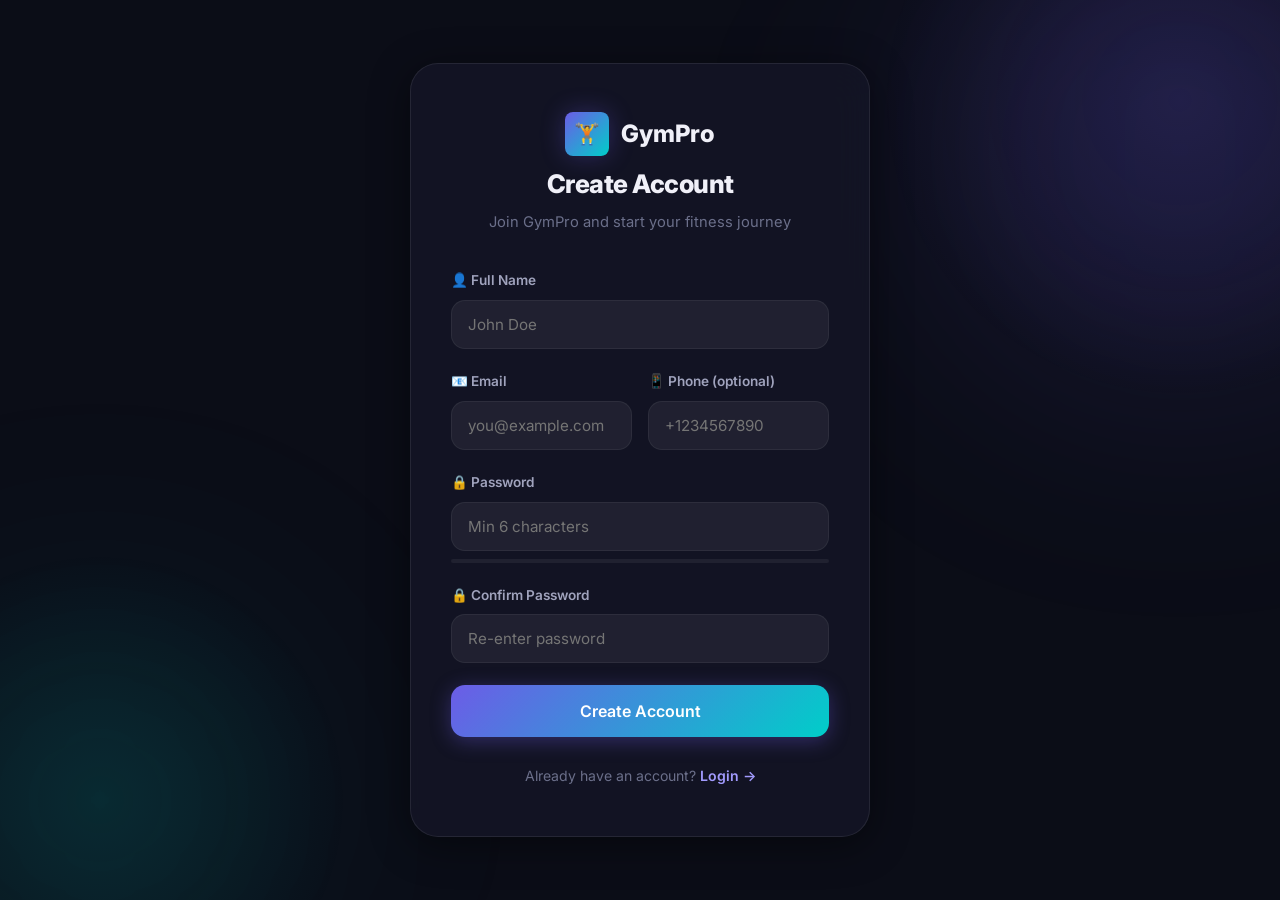
<file: register.html>
<!DOCTYPE html>
<html lang="en">
<head>
  <meta charset="UTF-8">
  <meta name="viewport" content="width=device-width, initial-scale=1.0">
  <meta name="description" content="Create your GymPro account — Join the premium fitness platform.">
  <title>Register — GymPro</title>
  <link rel="stylesheet" href="css/style.css">
  <link rel="stylesheet" href="css/auth.css">
  <link rel="icon" href="data:image/svg+xml,<svg xmlns='http://www.w3.org/2000/svg' viewBox='0 0 100 100'><text y='.9em' font-size='90'>🏋️</text></svg>">
</head>
<body>

  <div class="toast-container" id="toastContainer"></div>

  <div class="auth-page">
    <div class="auth-card">
      <a href="index.html" class="auth-card__logo">
        <span class="auth-card__logo-icon">🏋️</span>
        GymPro
      </a>
      <h1 class="auth-card__title">Create Account</h1>
      <p class="auth-card__subtitle">Join GymPro and start your fitness journey</p>

      <form id="registerForm" autocomplete="on">
        <div class="form-group">
          <label for="regName">👤 Full Name</label>
          <input type="text" class="form-input" id="regName" placeholder="John Doe" required autocomplete="name">
        </div>

        <div class="auth-card__row">
          <div class="form-group">
            <label for="regEmail">📧 Email</label>
            <input type="email" class="form-input" id="regEmail" placeholder="you@example.com" required autocomplete="email">
          </div>
          <div class="form-group">
            <label for="regPhone">📱 Phone (optional)</label>
            <input type="tel" class="form-input" id="regPhone" placeholder="+1234567890" autocomplete="tel">
          </div>
        </div>

        <div class="form-group">
          <label for="regPassword">🔒 Password</label>
          <input type="password" class="form-input" id="regPassword" placeholder="Min 6 characters" required autocomplete="new-password">
          <div class="password-strength">
            <div class="password-strength__bar"></div>
          </div>
        </div>

        <div class="form-group">
          <label for="regConfirmPassword">🔒 Confirm Password</label>
          <input type="password" class="form-input" id="regConfirmPassword" placeholder="Re-enter password" required autocomplete="new-password">
        </div>

        <button type="submit" class="btn btn--primary btn--full btn--lg">Create Account</button>
      </form>

      <div id="userIdDisplay" style="display:none" class="user-id-display">
        <div class="user-id-display__label">Your Member ID</div>
        <div class="user-id-display__value">—</div>
      </div>

      <div class="auth-card__footer">
        Already have an account? <a href="login.html">Login →</a>
      </div>
    </div>
  </div>

  <script src="js/app.js"></script>
  <script src="js/auth.js"></script>
</body>
</html>
</file>
<file: css/style.css>
/* ============================================
   GYM BOOKING SYSTEM — DESIGN SYSTEM v2.0
   Dark premium theme with glassmorphism
   Enterprise-level with hover effects
   ============================================ */

/* ---------- Google Fonts ---------- */
@import url('https://fonts.googleapis.com/css2?family=Inter:wght@300;400;500;600;700;800;900&display=swap');

/* ---------- CSS Custom Properties ---------- */
:root {
  /* Brand palette */
  --primary:        #6c5ce7;
  --primary-light:  #a29bfe;
  --primary-dark:   #4b3ac7;
  --accent:         #00cec9;
  --accent-light:   #81ecec;
  --accent-dark:    #00a8a3;
  --danger:         #ff6b6b;
  --success:        #00b894;
  --warning:        #fdcb6e;

  /* Surface / BG */
  --bg-body:        #0b0d17;
  --bg-surface:     rgba(20, 22, 38, 0.85);
  --bg-card:        rgba(30, 33, 58, 0.65);
  --bg-card-hover:  rgba(40, 44, 72, 0.80);
  --bg-input:       rgba(255, 255, 255, 0.06);
  --bg-input-focus: rgba(255, 255, 255, 0.10);

  /* Text */
  --text-primary:   #f0f0f8;
  --text-secondary: #a0a3bd;
  --text-muted:     #6b6f8a;

  /* Borders */
  --border-subtle:  rgba(255, 255, 255, 0.06);
  --border-active:  rgba(108, 92, 231, 0.50);

  /* Gradients */
  --gradient-brand: linear-gradient(135deg, #6c5ce7 0%, #00cec9 100%);
  --gradient-hero:  linear-gradient(160deg, #0b0d17 0%, #1a1d3a 40%, #0b0d17 100%);
  --gradient-card:  linear-gradient(145deg, rgba(108,92,231,0.12) 0%, rgba(0,206,201,0.06) 100%);

  /* Glass */
  --glass-bg:       rgba(255, 255, 255, 0.04);
  --glass-border:   rgba(255, 255, 255, 0.08);
  --glass-blur:     20px;

  /* Shadows */
  --shadow-sm:   0 2px 8px rgba(0, 0, 0, 0.25);
  --shadow-md:   0 4px 20px rgba(0, 0, 0, 0.35);
  --shadow-lg:   0 8px 40px rgba(0, 0, 0, 0.45);
  --shadow-glow: 0 0 30px rgba(108, 92, 231, 0.20);

  /* Layout */
  --radius-sm:  8px;
  --radius-md:  14px;
  --radius-lg:  20px;
  --radius-xl:  28px;
  --max-width:  1200px;

  /* Transitions */
  --ease-out:   cubic-bezier(0.16, 1, 0.3, 1);
  --transition: 0.3s var(--ease-out);
}

/* ---------- Reset & Base ---------- */
*,
*::before,
*::after {
  margin: 0;
  padding: 0;
  box-sizing: border-box;
}

html {
  scroll-behavior: smooth;
  -webkit-font-smoothing: antialiased;
  -moz-osx-font-smoothing: grayscale;
}

body {
  font-family: 'Inter', system-ui, -apple-system, sans-serif;
  background: var(--bg-body);
  color: var(--text-primary);
  line-height: 1.6;
  min-height: 100vh;
  overflow-x: hidden;
  position: relative;
}

/* Ambient glow background orbs */
body::before,
body::after {
  content: '';
  position: fixed;
  border-radius: 50%;
  filter: blur(120px);
  z-index: 0;
  pointer-events: none;
}

body::before {
  width: 500px;
  height: 500px;
  background: rgba(108, 92, 231, 0.12);
  top: -100px;
  right: -150px;
  animation: float 18s ease-in-out infinite;
}

body::after {
  width: 400px;
  height: 400px;
  background: rgba(0, 206, 201, 0.08);
  bottom: -100px;
  left: -100px;
  animation: float 22s ease-in-out infinite reverse;
}

@keyframes float {
  0%, 100% { transform: translate(0, 0) scale(1); }
  33%      { transform: translate(30px, -30px) scale(1.05); }
  66%      { transform: translate(-20px, 20px) scale(0.95); }
}

/* ---------- Utility ---------- */
.container {
  max-width: var(--max-width);
  margin: 0 auto;
  padding: 0 24px;
  position: relative;
  z-index: 1;
}

a { color: var(--primary-light); text-decoration: none; transition: var(--transition); }
a:hover { color: var(--accent-light); }

/* ---------- Navigation ---------- */
.navbar {
  position: fixed;
  top: 0;
  left: 0;
  right: 0;
  z-index: 100;
  padding: 0 24px;
  transition: var(--transition);
  background: transparent;
}

.navbar.scrolled {
  background: rgba(11, 13, 23, 0.88);
  backdrop-filter: blur(var(--glass-blur));
  -webkit-backdrop-filter: blur(var(--glass-blur));
  border-bottom: 1px solid var(--glass-border);
  box-shadow: var(--shadow-sm);
}

.navbar__inner {
  max-width: var(--max-width);
  margin: 0 auto;
  display: flex;
  align-items: center;
  justify-content: space-between;
  height: 72px;
}

.navbar__logo {
  display: flex;
  align-items: center;
  gap: 10px;
  text-decoration: none;
  font-weight: 800;
  font-size: 1.35rem;
  color: var(--text-primary);
  letter-spacing: -0.5px;
  transition: var(--transition);
}

.navbar__logo:hover {
  transform: scale(1.03);
  color: var(--text-primary);
}

.navbar__logo-icon {
  width: 38px;
  height: 38px;
  background: var(--gradient-brand);
  border-radius: var(--radius-sm);
  display: flex;
  align-items: center;
  justify-content: center;
  font-size: 1.1rem;
  box-shadow: 0 0 20px rgba(108, 92, 231, 0.3);
}

.navbar__links {
  display: flex;
  align-items: center;
  gap: 4px;
  list-style: none;
}

.navbar__links a {
  text-decoration: none;
  color: var(--text-secondary);
  font-weight: 500;
  font-size: 0.9rem;
  padding: 8px 16px;
  border-radius: var(--radius-sm);
  transition: var(--transition);
  position: relative;
}

.navbar__links a:hover,
.navbar__links a.active {
  color: var(--text-primary);
  background: rgba(108, 92, 231, 0.12);
}

.navbar__links a.active::after {
  content: '';
  position: absolute;
  bottom: 4px;
  left: 50%;
  transform: translateX(-50%);
  width: 20px;
  height: 2px;
  background: var(--primary);
  border-radius: 1px;
}

.navbar__cta {
  display: flex;
  align-items: center;
  gap: 12px;
}

.navbar__user-indicator {
  display: flex;
  align-items: center;
  gap: 8px;
  padding: 6px 14px;
  background: var(--bg-card);
  border: 1px solid var(--glass-border);
  border-radius: var(--radius-xl);
  font-size: 0.82rem;
  color: var(--text-secondary);
  transition: var(--transition);
}

.navbar__user-indicator:hover {
  background: var(--bg-card-hover);
  border-color: var(--border-active);
}

.navbar__user-indicator .dot {
  width: 8px;
  height: 8px;
  background: var(--success);
  border-radius: 50%;
  animation: pulse 2s ease-in-out infinite;
}

@keyframes pulse {
  0%, 100% { opacity: 1; transform: scale(1); }
  50%      { opacity: 0.5; transform: scale(0.85); }
}

/* Mobile hamburger */
.navbar__hamburger {
  display: none;
  flex-direction: column;
  gap: 5px;
  background: none;
  border: none;
  cursor: pointer;
  padding: 4px;
}

.navbar__hamburger span {
  width: 24px;
  height: 2px;
  background: var(--text-primary);
  border-radius: 2px;
  transition: var(--transition);
}

/* ---------- Hero Section ---------- */
.hero {
  min-height: 100vh;
  display: flex;
  align-items: center;
  justify-content: center;
  text-align: center;
  padding: 120px 24px 80px;
  position: relative;
  overflow: hidden;
}

.hero__content {
  position: relative;
  z-index: 1;
  max-width: 720px;
}

.hero__badge {
  display: inline-flex;
  align-items: center;
  gap: 8px;
  padding: 8px 18px;
  background: rgba(108, 92, 231, 0.15);
  border: 1px solid rgba(108, 92, 231, 0.25);
  border-radius: var(--radius-xl);
  font-size: 0.82rem;
  font-weight: 600;
  color: var(--primary-light);
  margin-bottom: 28px;
  animation: fadeInUp 0.6s var(--ease-out) both;
}

.hero__badge .pulse-dot {
  width: 6px;
  height: 6px;
  background: var(--accent);
  border-radius: 50%;
  animation: pulse 1.5s ease infinite;
}

.hero__title {
  font-size: clamp(2.5rem, 6vw, 4rem);
  font-weight: 900;
  line-height: 1.1;
  letter-spacing: -1.5px;
  margin-bottom: 20px;
  animation: fadeInUp 0.6s var(--ease-out) 0.1s both;
}

.hero__title .gradient-text {
  background: var(--gradient-brand);
  -webkit-background-clip: text;
  -webkit-text-fill-color: transparent;
  background-clip: text;
}

.hero__subtitle {
  font-size: 1.15rem;
  color: var(--text-secondary);
  font-weight: 400;
  line-height: 1.7;
  margin-bottom: 40px;
  animation: fadeInUp 0.6s var(--ease-out) 0.2s both;
}

.hero__actions {
  display: flex;
  align-items: center;
  justify-content: center;
  gap: 16px;
  flex-wrap: wrap;
  animation: fadeInUp 0.6s var(--ease-out) 0.3s both;
}

/* Grid background effect in hero */
.hero__grid {
  position: absolute;
  inset: 0;
  background-image:
    linear-gradient(rgba(108, 92, 231, 0.04) 1px, transparent 1px),
    linear-gradient(90deg, rgba(108, 92, 231, 0.04) 1px, transparent 1px);
  background-size: 60px 60px;
  mask-image: radial-gradient(ellipse 70% 60% at 50% 50%, black 20%, transparent 70%);
  -webkit-mask-image: radial-gradient(ellipse 70% 60% at 50% 50%, black 20%, transparent 70%);
}

/* =============================================
   ENTERPRISE BUTTON SYSTEM
   Premium hover effects on EVERY button
   ============================================= */
.btn {
  display: inline-flex;
  align-items: center;
  justify-content: center;
  gap: 8px;
  padding: 14px 28px;
  font-family: inherit;
  font-size: 0.92rem;
  font-weight: 600;
  border: none;
  border-radius: var(--radius-md);
  cursor: pointer;
  transition: all 0.3s var(--ease-out);
  text-decoration: none;
  white-space: nowrap;
  position: relative;
  overflow: hidden;
}

/* Ripple effect */
.btn::after {
  content: '';
  position: absolute;
  inset: 0;
  background: radial-gradient(circle, rgba(255,255,255,0.3) 10%, transparent 10%);
  transform: scale(10);
  opacity: 0;
  transition: transform 0.5s, opacity 0.8s;
}

.btn:active::after {
  transform: scale(0);
  opacity: 1;
  transition: 0s;
}

/* Focus ring for accessibility */
.btn:focus-visible {
  outline: none;
  box-shadow: 0 0 0 3px rgba(108, 92, 231, 0.4), 0 0 20px rgba(108, 92, 231, 0.2);
}

.btn--primary {
  background: var(--gradient-brand);
  color: #fff;
  box-shadow: 0 4px 20px rgba(108, 92, 231, 0.35);
}

.btn--primary:hover {
  transform: translateY(-3px) scale(1.02);
  box-shadow: 0 8px 35px rgba(108, 92, 231, 0.5), 0 0 20px rgba(108, 92, 231, 0.2);
  filter: brightness(1.1);
}

.btn--primary:active {
  transform: translateY(1px) scale(0.98);
  box-shadow: 0 2px 10px rgba(108, 92, 231, 0.3);
}

.btn--secondary {
  background: var(--glass-bg);
  color: var(--text-primary);
  border: 1px solid var(--glass-border);
  backdrop-filter: blur(10px);
}

.btn--secondary:hover {
  background: rgba(255, 255, 255, 0.10);
  border-color: rgba(108, 92, 231, 0.4);
  transform: translateY(-3px) scale(1.02);
  box-shadow: 0 8px 25px rgba(0, 0, 0, 0.3), 0 0 15px rgba(108, 92, 231, 0.15);
}

.btn--secondary:active {
  transform: translateY(1px) scale(0.98);
}

.btn--danger {
  background: rgba(255, 107, 107, 0.15);
  color: var(--danger);
  border: 1px solid rgba(255, 107, 107, 0.2);
}

.btn--danger:hover {
  background: rgba(255, 107, 107, 0.28);
  border-color: rgba(255, 107, 107, 0.5);
  transform: translateY(-3px) scale(1.02);
  box-shadow: 0 8px 25px rgba(255, 107, 107, 0.2), 0 0 15px rgba(255, 107, 107, 0.1);
}

.btn--danger:active {
  transform: translateY(1px) scale(0.98);
}

.btn--success {
  background: rgba(0, 184, 148, 0.15);
  color: var(--success);
  border: 1px solid rgba(0, 184, 148, 0.2);
}

.btn--success:hover {
  background: rgba(0, 184, 148, 0.28);
  border-color: rgba(0, 184, 148, 0.5);
  transform: translateY(-3px) scale(1.02);
  box-shadow: 0 8px 25px rgba(0, 184, 148, 0.2), 0 0 15px rgba(0, 184, 148, 0.1);
}

.btn--success:active {
  transform: translateY(1px) scale(0.98);
}

.btn--warning {
  background: rgba(253, 203, 110, 0.15);
  color: var(--warning);
  border: 1px solid rgba(253, 203, 110, 0.2);
}

.btn--warning:hover {
  background: rgba(253, 203, 110, 0.28);
  border-color: rgba(253, 203, 110, 0.5);
  transform: translateY(-3px) scale(1.02);
  box-shadow: 0 8px 25px rgba(253, 203, 110, 0.15);
}

.btn--accent {
  background: linear-gradient(135deg, #00cec9 0%, #6c5ce7 100%);
  color: #fff;
  box-shadow: 0 4px 20px rgba(0, 206, 201, 0.3);
}

.btn--accent:hover {
  transform: translateY(-3px) scale(1.02);
  box-shadow: 0 8px 35px rgba(0, 206, 201, 0.4), 0 0 20px rgba(0, 206, 201, 0.2);
  filter: brightness(1.1);
}

.btn--ghost {
  background: transparent;
  color: var(--text-secondary);
  border: none;
  padding: 8px 16px;
}

.btn--ghost:hover {
  color: var(--text-primary);
  background: rgba(255, 255, 255, 0.06);
  transform: translateY(-2px);
}

.btn--sm {
  padding: 10px 20px;
  font-size: 0.84rem;
}

.btn--lg {
  padding: 16px 36px;
  font-size: 1rem;
}

.btn--xs {
  padding: 6px 14px;
  font-size: 0.78rem;
}

.btn--full {
  width: 100%;
}

.btn--disabled,
.btn:disabled {
  opacity: 0.4;
  cursor: not-allowed;
  pointer-events: none;
  transform: none !important;
  box-shadow: none !important;
}

.btn--icon {
  width: 40px;
  height: 40px;
  padding: 0;
  border-radius: var(--radius-sm);
}

/* ---------- Section Layout ---------- */
.section {
  padding: 100px 0;
  position: relative;
  z-index: 1;
}

.section__header {
  text-align: center;
  margin-bottom: 60px;
}

.section__label {
  display: inline-block;
  font-size: 0.78rem;
  font-weight: 700;
  text-transform: uppercase;
  letter-spacing: 2px;
  color: var(--accent);
  margin-bottom: 12px;
}

.section__title {
  font-size: clamp(1.8rem, 4vw, 2.6rem);
  font-weight: 800;
  letter-spacing: -1px;
  margin-bottom: 16px;
}

.section__description {
  font-size: 1.05rem;
  color: var(--text-secondary);
  max-width: 560px;
  margin: 0 auto;
}

/* ---------- Page Header (for inner pages) ---------- */
.page-header {
  padding: 120px 0 60px;
  text-align: center;
  position: relative;
  z-index: 1;
}

.page-header__title {
  font-size: clamp(2rem, 5vw, 3rem);
  font-weight: 900;
  letter-spacing: -1px;
  margin-bottom: 12px;
}

.page-header__subtitle {
  font-size: 1.1rem;
  color: var(--text-secondary);
  max-width: 500px;
  margin: 0 auto;
}

/* ---------- Stats Bar ---------- */
.stats-bar {
  display: grid;
  grid-template-columns: repeat(4, 1fr);
  gap: 24px;
  padding: 48px 0;
}

.stat-card {
  text-align: center;
  padding: 28px 20px;
  background: var(--bg-card);
  border: 1px solid var(--border-subtle);
  border-radius: var(--radius-lg);
  backdrop-filter: blur(var(--glass-blur));
  transition: all 0.3s var(--ease-out);
  cursor: default;
}

.stat-card:hover {
  background: var(--bg-card-hover);
  transform: translateY(-6px) scale(1.02);
  box-shadow: var(--shadow-glow), 0 12px 40px rgba(0,0,0,0.3);
  border-color: var(--border-active);
}

.stat-card__number {
  font-size: 2.2rem;
  font-weight: 900;
  background: var(--gradient-brand);
  -webkit-background-clip: text;
  -webkit-text-fill-color: transparent;
  background-clip: text;
  margin-bottom: 6px;
}

.stat-card__label {
  font-size: 0.85rem;
  color: var(--text-muted);
  font-weight: 500;
}

/* ---------- Class Cards Grid ---------- */
.classes-grid {
  display: grid;
  grid-template-columns: repeat(auto-fill, minmax(340px, 1fr));
  gap: 24px;
}

.class-card {
  background: var(--bg-card);
  border: 1px solid var(--border-subtle);
  border-radius: var(--radius-lg);
  backdrop-filter: blur(var(--glass-blur));
  overflow: hidden;
  transition: all 0.35s var(--ease-out);
  animation: fadeInUp 0.5s var(--ease-out) both;
}

.class-card:nth-child(1) { animation-delay: 0.05s; }
.class-card:nth-child(2) { animation-delay: 0.10s; }
.class-card:nth-child(3) { animation-delay: 0.15s; }
.class-card:nth-child(4) { animation-delay: 0.20s; }
.class-card:nth-child(5) { animation-delay: 0.25s; }
.class-card:nth-child(6) { animation-delay: 0.30s; }

.class-card:hover {
  background: var(--bg-card-hover);
  border-color: var(--border-active);
  transform: translateY(-8px) scale(1.01);
  box-shadow: var(--shadow-glow), 0 16px 50px rgba(0,0,0,0.3);
}

.class-card__banner {
  height: 6px;
  background: var(--gradient-brand);
}

.class-card__body {
  padding: 28px;
}

.class-card__category {
  display: inline-flex;
  align-items: center;
  gap: 6px;
  font-size: 0.72rem;
  font-weight: 700;
  text-transform: uppercase;
  letter-spacing: 1.5px;
  color: var(--accent);
  margin-bottom: 12px;
}

.class-card__name {
  font-size: 1.3rem;
  font-weight: 700;
  margin-bottom: 8px;
  letter-spacing: -0.3px;
}

.class-card__instructor {
  font-size: 0.88rem;
  color: var(--text-secondary);
  margin-bottom: 20px;
  display: flex;
  align-items: center;
  gap: 6px;
}

.class-card__meta {
  display: grid;
  grid-template-columns: 1fr 1fr;
  gap: 12px;
  margin-bottom: 24px;
}

.class-card__meta-item {
  display: flex;
  align-items: center;
  gap: 8px;
  font-size: 0.82rem;
  color: var(--text-muted);
}

.class-card__meta-item .icon {
  font-size: 1rem;
  opacity: 0.7;
}

.class-card__footer {
  display: flex;
  align-items: center;
  justify-content: space-between;
  padding-top: 20px;
  border-top: 1px solid var(--border-subtle);
}

.class-card__spots {
  font-size: 0.82rem;
  font-weight: 600;
}

.class-card__spots--available { color: var(--success); }
.class-card__spots--limited   { color: var(--warning); }
.class-card__spots--full      { color: var(--danger); }

/* ---------- Product Cards Grid ---------- */
.products-grid {
  display: grid;
  grid-template-columns: repeat(auto-fill, minmax(280px, 1fr));
  gap: 24px;
}

.product-card {
  background: var(--bg-card);
  border: 1px solid var(--border-subtle);
  border-radius: var(--radius-lg);
  backdrop-filter: blur(var(--glass-blur));
  overflow: hidden;
  transition: all 0.35s var(--ease-out);
  animation: fadeInUp 0.5s var(--ease-out) both;
  display: flex;
  flex-direction: column;
}

.product-card:hover {
  background: var(--bg-card-hover);
  border-color: var(--border-active);
  transform: translateY(-8px) scale(1.01);
  box-shadow: var(--shadow-glow), 0 16px 50px rgba(0,0,0,0.3);
}

.product-card__image {
  height: 160px;
  display: flex;
  align-items: center;
  justify-content: center;
  font-size: 4rem;
  background: var(--gradient-card);
  border-bottom: 1px solid var(--border-subtle);
}

.product-card__body {
  padding: 24px;
  flex: 1;
  display: flex;
  flex-direction: column;
}

.product-card__category {
  display: inline-flex;
  align-items: center;
  gap: 6px;
  font-size: 0.7rem;
  font-weight: 700;
  text-transform: uppercase;
  letter-spacing: 1.5px;
  color: var(--accent);
  margin-bottom: 10px;
}

.product-card__name {
  font-size: 1.1rem;
  font-weight: 700;
  margin-bottom: 6px;
  letter-spacing: -0.2px;
}

.product-card__desc {
  font-size: 0.82rem;
  color: var(--text-muted);
  margin-bottom: 16px;
  flex: 1;
  line-height: 1.5;
}

.product-card__footer {
  display: flex;
  align-items: center;
  justify-content: space-between;
  padding-top: 16px;
  border-top: 1px solid var(--border-subtle);
}

.product-card__price {
  font-size: 1.25rem;
  font-weight: 800;
  background: var(--gradient-brand);
  -webkit-background-clip: text;
  -webkit-text-fill-color: transparent;
  background-clip: text;
}

.product-card__stock {
  font-size: 0.78rem;
  font-weight: 600;
}

.product-card__stock--available { color: var(--success); }
.product-card__stock--low       { color: var(--warning); }
.product-card__stock--out       { color: var(--danger); }

/* ---------- Cart Drawer ---------- */
.cart-overlay {
  position: fixed;
  inset: 0;
  background: rgba(0, 0, 0, 0.6);
  z-index: 200;
  opacity: 0;
  visibility: hidden;
  transition: var(--transition);
}

.cart-overlay.active {
  opacity: 1;
  visibility: visible;
}

.cart-drawer {
  position: fixed;
  top: 0;
  right: 0;
  width: 420px;
  max-width: 100%;
  height: 100vh;
  background: var(--bg-surface);
  border-left: 1px solid var(--glass-border);
  z-index: 201;
  transform: translateX(100%);
  transition: transform 0.4s var(--ease-out);
  display: flex;
  flex-direction: column;
  backdrop-filter: blur(30px);
}

.cart-overlay.active + .cart-drawer,
.cart-drawer.active {
  transform: translateX(0);
}

.cart-drawer__header {
  display: flex;
  align-items: center;
  justify-content: space-between;
  padding: 24px;
  border-bottom: 1px solid var(--border-subtle);
}

.cart-drawer__title {
  font-size: 1.2rem;
  font-weight: 700;
}

.cart-drawer__body {
  flex: 1;
  overflow-y: auto;
  padding: 24px;
}

.cart-item {
  display: flex;
  align-items: center;
  gap: 16px;
  padding: 16px 0;
  border-bottom: 1px solid var(--border-subtle);
}

.cart-item__image {
  width: 50px;
  height: 50px;
  display: flex;
  align-items: center;
  justify-content: center;
  font-size: 1.8rem;
  background: var(--glass-bg);
  border-radius: var(--radius-sm);
  flex-shrink: 0;
}

.cart-item__info {
  flex: 1;
}

.cart-item__name {
  font-size: 0.9rem;
  font-weight: 600;
  margin-bottom: 4px;
}

.cart-item__price {
  font-size: 0.82rem;
  color: var(--text-muted);
}

.cart-item__controls {
  display: flex;
  align-items: center;
  gap: 8px;
}

.cart-item__qty-btn {
  width: 28px;
  height: 28px;
  display: flex;
  align-items: center;
  justify-content: center;
  background: var(--glass-bg);
  border: 1px solid var(--glass-border);
  border-radius: 6px;
  color: var(--text-primary);
  cursor: pointer;
  font-size: 0.9rem;
  transition: var(--transition);
}

.cart-item__qty-btn:hover {
  background: rgba(108, 92, 231, 0.2);
  border-color: var(--primary);
  transform: scale(1.1);
}

.cart-item__qty {
  font-size: 0.9rem;
  font-weight: 600;
  min-width: 24px;
  text-align: center;
}

.cart-drawer__footer {
  padding: 24px;
  border-top: 1px solid var(--border-subtle);
}

.cart-drawer__total {
  display: flex;
  justify-content: space-between;
  align-items: center;
  margin-bottom: 20px;
}

.cart-drawer__total-label {
  font-size: 1rem;
  font-weight: 600;
  color: var(--text-secondary);
}

.cart-drawer__total-price {
  font-size: 1.4rem;
  font-weight: 900;
  background: var(--gradient-brand);
  -webkit-background-clip: text;
  -webkit-text-fill-color: transparent;
  background-clip: text;
}

/* Cart badge on navbar */
.cart-badge {
  position: relative;
  cursor: pointer;
  padding: 8px;
  border-radius: var(--radius-sm);
  background: var(--glass-bg);
  border: 1px solid var(--glass-border);
  transition: var(--transition);
  font-size: 1.2rem;
  display: flex;
  align-items: center;
  gap: 8px;
  color: var(--text-primary);
}

.cart-badge:hover {
  background: rgba(108, 92, 231, 0.15);
  border-color: var(--border-active);
  transform: translateY(-2px);
}

.cart-badge__count {
  position: absolute;
  top: -6px;
  right: -6px;
  min-width: 18px;
  height: 18px;
  padding: 0 5px;
  background: var(--danger);
  color: #fff;
  font-size: 0.65rem;
  font-weight: 700;
  border-radius: 10px;
  display: flex;
  align-items: center;
  justify-content: center;
  line-height: 1;
}

/* ---------- Booking Modal ---------- */
.modal-overlay {
  position: fixed;
  inset: 0;
  background: rgba(0, 0, 0, 0.65);
  backdrop-filter: blur(8px);
  z-index: 200;
  display: flex;
  align-items: center;
  justify-content: center;
  padding: 24px;
  opacity: 0;
  visibility: hidden;
  transition: var(--transition);
}

.modal-overlay.active {
  opacity: 1;
  visibility: visible;
}

.modal {
  background: var(--bg-surface);
  border: 1px solid var(--glass-border);
  border-radius: var(--radius-xl);
  width: 100%;
  max-width: 520px;
  backdrop-filter: blur(var(--glass-blur));
  box-shadow: var(--shadow-lg);
  transform: translateY(20px) scale(0.96);
  transition: var(--transition);
  overflow: hidden;
}

.modal-overlay.active .modal {
  transform: translateY(0) scale(1);
}

.modal__header {
  display: flex;
  align-items: center;
  justify-content: space-between;
  padding: 28px 32px 0;
}

.modal__title {
  font-size: 1.3rem;
  font-weight: 700;
  letter-spacing: -0.3px;
}

.modal__close {
  width: 36px;
  height: 36px;
  display: flex;
  align-items: center;
  justify-content: center;
  background: var(--glass-bg);
  border: 1px solid var(--glass-border);
  border-radius: var(--radius-sm);
  color: var(--text-secondary);
  cursor: pointer;
  transition: var(--transition);
  font-size: 1.1rem;
}

.modal__close:hover {
  background: rgba(255, 107, 107, 0.15);
  color: var(--danger);
  border-color: rgba(255, 107, 107, 0.25);
  transform: rotate(90deg);
}

.modal__body {
  padding: 28px 32px;
}

.modal__info-grid {
  display: grid;
  grid-template-columns: 1fr 1fr;
  gap: 16px;
  margin-bottom: 28px;
}

.modal__info-item {
  padding: 16px;
  background: var(--glass-bg);
  border: 1px solid var(--glass-border);
  border-radius: var(--radius-md);
  transition: var(--transition);
}

.modal__info-item:hover {
  background: rgba(108, 92, 231, 0.08);
  border-color: var(--border-active);
}

.modal__info-label {
  font-size: 0.72rem;
  font-weight: 600;
  text-transform: uppercase;
  letter-spacing: 1px;
  color: var(--text-muted);
  margin-bottom: 6px;
}

.modal__info-value {
  font-size: 0.95rem;
  font-weight: 600;
  color: var(--text-primary);
}

.modal__footer {
  padding: 0 32px 28px;
  display: flex;
  gap: 12px;
}

.modal__footer .btn {
  flex: 1;
  justify-content: center;
}

/* ---------- Booking Confirmation Popup ---------- */
.booking-success-overlay {
  position: fixed;
  inset: 0;
  background: rgba(0, 0, 0, 0.75);
  backdrop-filter: blur(12px);
  z-index: 250;
  display: flex;
  align-items: center;
  justify-content: center;
  opacity: 0;
  visibility: hidden;
  transition: var(--transition);
}

.booking-success-overlay.active {
  opacity: 1;
  visibility: visible;
}

.booking-success {
  text-align: center;
  padding: 48px;
  background: var(--bg-surface);
  border: 1px solid var(--glass-border);
  border-radius: var(--radius-xl);
  max-width: 420px;
  width: 100%;
  backdrop-filter: blur(var(--glass-blur));
  transform: scale(0.8);
  transition: all 0.5s var(--ease-out);
}

.booking-success-overlay.active .booking-success {
  transform: scale(1);
}

.booking-success__check {
  width: 80px;
  height: 80px;
  background: rgba(0, 184, 148, 0.15);
  border: 3px solid var(--success);
  border-radius: 50%;
  display: flex;
  align-items: center;
  justify-content: center;
  margin: 0 auto 24px;
  font-size: 2.5rem;
  animation: successPop 0.5s var(--ease-out) 0.2s both;
}

@keyframes successPop {
  0% { transform: scale(0); }
  50% { transform: scale(1.2); }
  100% { transform: scale(1); }
}

.booking-success__title {
  font-size: 1.5rem;
  font-weight: 800;
  margin-bottom: 8px;
}

.booking-success__message {
  color: var(--text-secondary);
  font-size: 0.95rem;
  margin-bottom: 32px;
}

/* ---------- Admin Confirmation Popup ---------- */
.admin-confirm-overlay {
  position: fixed;
  inset: 0;
  background: rgba(0, 0, 0, 0.72);
  backdrop-filter: blur(12px);
  z-index: 260;
  display: flex;
  align-items: center;
  justify-content: center;
  padding: 24px;
  opacity: 0;
  visibility: hidden;
  transition: var(--transition);
}

.admin-confirm-overlay.active {
  opacity: 1;
  visibility: visible;
}

.admin-confirm {
  width: 100%;
  max-width: 460px;
  background: var(--bg-surface);
  border: 1px solid var(--glass-border);
  border-radius: var(--radius-xl);
  box-shadow: var(--shadow-lg);
  backdrop-filter: blur(var(--glass-blur));
  transform: translateY(20px) scale(0.95);
  transition: all 0.45s var(--ease-out);
  overflow: hidden;
}

.admin-confirm-overlay.active .admin-confirm {
  transform: translateY(0) scale(1);
}

.admin-confirm__hero {
  display: flex;
  align-items: center;
  gap: 16px;
  padding: 28px 28px 0;
}

.admin-confirm__icon {
  width: 68px;
  height: 68px;
  border-radius: 22px;
  display: flex;
  align-items: center;
  justify-content: center;
  font-size: 1.9rem;
  font-weight: 900;
  background: linear-gradient(135deg, rgba(255, 107, 107, 0.2), rgba(255, 107, 107, 0.06));
  border: 1px solid rgba(255, 107, 107, 0.25);
  color: var(--danger);
  box-shadow: 0 0 24px rgba(255, 107, 107, 0.12);
}

.admin-confirm__title {
  font-size: 1.35rem;
  font-weight: 800;
  letter-spacing: -0.3px;
}

.admin-confirm__message {
  padding: 18px 28px 0;
  color: var(--text-secondary);
  font-size: 0.96rem;
}

.admin-confirm__footer {
  display: flex;
  gap: 12px;
  padding: 26px 28px 28px;
}

.admin-confirm__footer .btn {
  flex: 1;
  justify-content: center;
}

.btn--confirm.btn--danger {
  background: linear-gradient(135deg, rgba(255, 107, 107, 0.16), rgba(255, 107, 107, 0.08));
  border-color: rgba(255, 107, 107, 0.3);
  color: #ffd0d0;
}

.btn--confirm.btn--danger:hover {
  border-color: rgba(255, 107, 107, 0.5);
  box-shadow: 0 0 24px rgba(255, 107, 107, 0.15);
}

.btn--confirm.btn--success {
  background: linear-gradient(135deg, rgba(0, 184, 148, 0.16), rgba(0, 184, 148, 0.08));
  border-color: rgba(0, 184, 148, 0.3);
  color: #d8fff5;
}

.btn--confirm.btn--warning {
  background: linear-gradient(135deg, rgba(253, 203, 110, 0.16), rgba(253, 203, 110, 0.08));
  border-color: rgba(253, 203, 110, 0.3);
  color: #fff3c4;
}

/* Confetti */
.confetti-container {
  position: fixed;
  top: 0;
  left: 0;
  width: 100%;
  height: 100%;
  pointer-events: none;
  z-index: 260;
  overflow: hidden;
}

.confetti-piece {
  position: absolute;
  width: 10px;
  height: 10px;
  top: -20px;
  opacity: 0;
}

.confetti-piece.active {
  animation: confettiFall 3s linear forwards;
}

@keyframes confettiFall {
  0% { opacity: 1; top: -5%; transform: rotate(0deg); }
  100% { opacity: 0; top: 105%; transform: rotate(720deg); }
}

/* ---------- Form elements ---------- */
.form-group {
  margin-bottom: 20px;
}

.form-group label {
  display: block;
  font-size: 0.82rem;
  font-weight: 600;
  color: var(--text-secondary);
  margin-bottom: 8px;
}

.form-input,
.form-select,
.form-textarea {
  width: 100%;
  padding: 13px 16px;
  background: var(--bg-input);
  border: 1px solid var(--border-subtle);
  border-radius: var(--radius-md);
  color: var(--text-primary);
  font-family: inherit;
  font-size: 0.92rem;
  transition: var(--transition);
  outline: none;
}

.form-textarea {
  min-height: 100px;
  resize: vertical;
}

.form-input:focus,
.form-select:focus,
.form-textarea:focus {
  background: var(--bg-input-focus);
  border-color: var(--primary);
  box-shadow: 0 0 0 3px rgba(108, 92, 231, 0.15);
}

.form-input:hover,
.form-select:hover,
.form-textarea:hover {
  border-color: rgba(108, 92, 231, 0.3);
}

.form-select {
  appearance: none;
  background-image: url("data:image/svg+xml,%3Csvg xmlns='http://www.w3.org/2000/svg' width='12' height='12' fill='%23a0a3bd' viewBox='0 0 16 16'%3E%3Cpath d='M8 11L3 6h10z'/%3E%3C/svg%3E");
  background-repeat: no-repeat;
  background-position: right 14px center;
  padding-right: 36px;
}

.form-select option {
  background: #1a1d3a;
  color: var(--text-primary);
}

.form-error {
  font-size: 0.78rem;
  color: var(--danger);
  margin-top: 6px;
}

/* ---------- Toast Notifications ---------- */
.toast-container {
  position: fixed;
  top: 88px;
  right: 24px;
  z-index: 300;
  display: flex;
  flex-direction: column;
  gap: 10px;
}

.toast {
  display: flex;
  align-items: center;
  gap: 12px;
  padding: 16px 22px;
  background: var(--bg-surface);
  border: 1px solid var(--glass-border);
  border-radius: var(--radius-md);
  backdrop-filter: blur(var(--glass-blur));
  box-shadow: var(--shadow-md);
  min-width: 320px;
  max-width: 420px;
  animation: slideInRight 0.4s var(--ease-out) both;
}

.toast--success { border-left: 3px solid var(--success); }
.toast--error   { border-left: 3px solid var(--danger); }
.toast--info    { border-left: 3px solid var(--primary); }
.toast--warning { border-left: 3px solid var(--warning); }

.toast__icon {
  font-size: 1.2rem;
  flex-shrink: 0;
}

.toast__message {
  font-size: 0.88rem;
  font-weight: 500;
  color: var(--text-primary);
  flex: 1;
}

.toast__close {
  background: none;
  border: none;
  color: var(--text-muted);
  cursor: pointer;
  font-size: 1rem;
  padding: 2px;
  transition: var(--transition);
}

.toast__close:hover {
  color: var(--text-primary);
  transform: scale(1.2);
}

.toast.removing {
  animation: slideOutRight 0.3s var(--ease-out) forwards;
}

/* ---------- Data Tables ---------- */
.data-table-wrap {
  background: var(--bg-card);
  border: 1px solid var(--border-subtle);
  border-radius: var(--radius-lg);
  overflow: hidden;
  backdrop-filter: blur(var(--glass-blur));
}

.data-table {
  width: 100%;
  border-collapse: collapse;
}

.data-table th {
  padding: 16px 24px;
  text-align: left;
  font-size: 0.75rem;
  font-weight: 700;
  text-transform: uppercase;
  letter-spacing: 1.5px;
  color: var(--text-muted);
  border-bottom: 1px solid var(--border-subtle);
  background: rgba(0, 0, 0, 0.15);
}

.data-table td {
  padding: 16px 24px;
  font-size: 0.9rem;
  color: var(--text-secondary);
  border-bottom: 1px solid var(--border-subtle);
  transition: var(--transition);
}

.data-table tr:last-child td {
  border-bottom: none;
}

.data-table tr:hover td {
  background: rgba(108, 92, 231, 0.04);
  color: var(--text-primary);
}

/* Alias for old bookings-table */
.bookings-section { margin-top: 40px; }
.bookings-table-wrap { background: var(--bg-card); border: 1px solid var(--border-subtle); border-radius: var(--radius-lg); overflow: hidden; backdrop-filter: blur(var(--glass-blur)); }
.bookings-table { width: 100%; border-collapse: collapse; }
.bookings-table th { padding: 16px 24px; text-align: left; font-size: 0.75rem; font-weight: 700; text-transform: uppercase; letter-spacing: 1.5px; color: var(--text-muted); border-bottom: 1px solid var(--border-subtle); background: rgba(0, 0, 0, 0.15); }
.bookings-table td { padding: 18px 24px; font-size: 0.9rem; color: var(--text-secondary); border-bottom: 1px solid var(--border-subtle); transition: var(--transition); }
.bookings-table tr:last-child td { border-bottom: none; }
.bookings-table tr:hover td { background: rgba(108, 92, 231, 0.04); color: var(--text-primary); }

/* ---------- Status Badges ---------- */
.status-badge {
  display: inline-flex;
  align-items: center;
  gap: 6px;
  padding: 5px 14px;
  border-radius: var(--radius-xl);
  font-size: 0.78rem;
  font-weight: 600;
}

.status-badge--confirmed, .status-badge--active, .status-badge--available { background: rgba(0, 184, 148, 0.12); color: var(--success); }
.status-badge--pending   { background: rgba(253, 203, 110, 0.12); color: var(--warning); }
.status-badge--cancelled, .status-badge--blocked, .status-badge--sold_out { background: rgba(255, 107, 107, 0.12); color: var(--danger); }
.status-badge--admin     { background: rgba(108, 92, 231, 0.15); color: var(--primary-light); }
.status-badge--member    { background: rgba(0, 206, 201, 0.12); color: var(--accent); }
.status-badge--discontinued { background: rgba(107, 111, 138, 0.2); color: var(--text-muted); }

/* ---------- Empty State ---------- */
.empty-state {
  text-align: center;
  padding: 80px 24px;
}

.empty-state__icon {
  font-size: 3.5rem;
  margin-bottom: 20px;
  opacity: 0.5;
}

.empty-state__title {
  font-size: 1.25rem;
  font-weight: 700;
  margin-bottom: 8px;
  color: var(--text-primary);
}

.empty-state__text {
  font-size: 0.92rem;
  color: var(--text-muted);
  margin-bottom: 24px;
}

/* ---------- Loading ---------- */
.skeleton {
  background: linear-gradient(90deg, rgba(255, 255, 255, 0.04) 25%, rgba(255, 255, 255, 0.08) 50%, rgba(255, 255, 255, 0.04) 75%);
  background-size: 200% 100%;
  animation: shimmer 1.5s infinite;
  border-radius: var(--radius-sm);
}

.skeleton-card { height: 320px; border-radius: var(--radius-lg); }

@keyframes shimmer {
  0%   { background-position: 200% 0; }
  100% { background-position: -200% 0; }
}

.spinner {
  width: 20px;
  height: 20px;
  border: 2px solid rgba(255, 255, 255, 0.2);
  border-top-color: #fff;
  border-radius: 50%;
  animation: spin 0.6s linear infinite;
  display: inline-block;
}

.spinner--lg {
  width: 40px;
  height: 40px;
  border-width: 3px;
}

@keyframes spin {
  to { transform: rotate(360deg); }
}

.page-loading {
  display: flex;
  align-items: center;
  justify-content: center;
  min-height: 300px;
}

/* ---------- Footer ---------- */
.footer {
  padding: 60px 0 40px;
  border-top: 1px solid var(--border-subtle);
  position: relative;
  z-index: 1;
}

.footer__inner {
  display: flex;
  align-items: center;
  justify-content: space-between;
}

.footer__brand {
  display: flex;
  align-items: center;
  gap: 10px;
  font-weight: 700;
  font-size: 1.1rem;
  color: var(--text-primary);
}

.footer__copy {
  font-size: 0.82rem;
  color: var(--text-muted);
}

.footer__links {
  display: flex;
  gap: 24px;
  list-style: none;
}

.footer__links a {
  font-size: 0.85rem;
  color: var(--text-muted);
  text-decoration: none;
  transition: var(--transition);
}

.footer__links a:hover {
  color: var(--primary-light);
  transform: translateY(-2px);
}

/* ---------- Animations ---------- */
@keyframes fadeInUp {
  from { opacity: 0; transform: translateY(20px); }
  to   { opacity: 1; transform: translateY(0); }
}

@keyframes fadeIn {
  from { opacity: 0; }
  to   { opacity: 1; }
}

@keyframes slideInRight {
  from { opacity: 0; transform: translateX(100%); }
  to   { opacity: 1; transform: translateX(0); }
}

@keyframes slideOutRight {
  to { opacity: 0; transform: translateX(100%); }
}

@keyframes slideInLeft {
  from { opacity: 0; transform: translateX(-100%); }
  to   { opacity: 1; transform: translateX(0); }
}

@keyframes scaleIn {
  from { opacity: 0; transform: scale(0.9); }
  to   { opacity: 1; transform: scale(1); }
}

/* ---------- Tabs ---------- */
.tabs {
  display: flex;
  gap: 4px;
  padding: 4px;
  background: var(--glass-bg);
  border: 1px solid var(--glass-border);
  border-radius: var(--radius-md);
  width: fit-content;
  margin: 0 auto 48px;
}

.tab-btn {
  padding: 10px 24px;
  background: transparent;
  border: none;
  border-radius: var(--radius-sm);
  color: var(--text-muted);
  font-family: inherit;
  font-size: 0.88rem;
  font-weight: 600;
  cursor: pointer;
  transition: all 0.3s var(--ease-out);
}

.tab-btn:hover {
  color: var(--text-secondary);
  background: rgba(255, 255, 255, 0.04);
  transform: translateY(-1px);
}

.tab-btn.active {
  background: var(--primary);
  color: #fff;
  box-shadow: 0 2px 10px rgba(108, 92, 231, 0.3);
  transform: translateY(-1px);
}

.tab-content {
  display: none;
}

.tab-content.active {
  display: block;
  animation: fadeInUp 0.4s var(--ease-out) both;
}

/* ---------- Filter Bar ---------- */
.filter-bar {
  display: flex;
  align-items: center;
  gap: 12px;
  margin-bottom: 32px;
  flex-wrap: wrap;
}

.filter-bar .form-select {
  width: auto;
  min-width: 170px;
}

.filter-bar .form-input {
  flex: 1;
  min-width: 200px;
}

/* ---------- Category Filter Pills ---------- */
.category-pills {
  display: flex;
  flex-wrap: wrap;
  gap: 8px;
  margin-bottom: 32px;
  justify-content: center;
}

.category-pill {
  padding: 8px 20px;
  background: var(--glass-bg);
  border: 1px solid var(--glass-border);
  border-radius: var(--radius-xl);
  color: var(--text-secondary);
  font-size: 0.85rem;
  font-weight: 600;
  cursor: pointer;
  transition: all 0.3s var(--ease-out);
  font-family: inherit;
}

.category-pill:hover {
  background: rgba(108, 92, 231, 0.12);
  color: var(--text-primary);
  border-color: var(--border-active);
  transform: translateY(-2px);
}

.category-pill.active {
  background: var(--primary);
  color: #fff;
  border-color: var(--primary);
  box-shadow: 0 2px 12px rgba(108, 92, 231, 0.3);
}

/* ---------- Responsive ---------- */
@media (max-width: 768px) {
  .navbar__links,
  .navbar__cta {
    display: none;
  }

  .navbar__links--open {
    display: flex;
    flex-direction: column;
    position: absolute;
    top: 72px;
    left: 0;
    right: 0;
    background: rgba(11, 13, 23, 0.95);
    backdrop-filter: blur(20px);
    padding: 20px;
    border-bottom: 1px solid var(--glass-border);
    gap: 8px;
  }

  .navbar__hamburger {
    display: flex;
  }

  .stats-bar {
    grid-template-columns: repeat(2, 1fr);
    gap: 16px;
  }

  .classes-grid,
  .products-grid {
    grid-template-columns: 1fr;
  }

  .hero__actions {
    flex-direction: column;
  }

  .modal__info-grid {
    grid-template-columns: 1fr;
  }

  .footer__inner {
    flex-direction: column;
    gap: 20px;
    text-align: center;
  }

  .filter-bar {
    flex-direction: column;
    align-items: stretch;
  }

  .filter-bar .form-select,
  .filter-bar .form-input {
    width: 100%;
  }

  .bookings-table-wrap,
  .data-table-wrap {
    overflow-x: auto;
  }

  .cart-drawer {
    width: 100%;
  }
}

@media (max-width: 480px) {
  .stats-bar {
    grid-template-columns: 1fr;
  }

  .hero {
    padding: 100px 16px 60px;
  }

  .section {
    padding: 60px 0;
  }
}
</file>
<file: css/admin.css>
/* ============================================
   ADMIN PANEL STYLES
   ============================================ */

.admin-layout {
  display: flex;
  min-height: 100vh;
  padding-top: 72px;
}

/* Sidebar */
.admin-sidebar {
  width: 260px;
  background: var(--bg-surface);
  border-right: 1px solid var(--border-subtle);
  padding: 32px 0;
  position: fixed;
  top: 72px;
  bottom: 0;
  left: 0;
  z-index: 10;
  backdrop-filter: blur(var(--glass-blur));
  overflow-y: auto;
}

.admin-sidebar__title {
  padding: 0 24px;
  font-size: 0.72rem;
  font-weight: 700;
  text-transform: uppercase;
  letter-spacing: 2px;
  color: var(--text-muted);
  margin-bottom: 16px;
}

.admin-sidebar__nav {
  list-style: none;
}

.admin-sidebar__link {
  display: flex;
  align-items: center;
  gap: 12px;
  padding: 12px 24px;
  color: var(--text-secondary);
  text-decoration: none;
  font-size: 0.9rem;
  font-weight: 500;
  transition: all 0.3s var(--ease-out);
  border-left: 3px solid transparent;
}

.admin-sidebar__link:hover {
  background: rgba(108, 92, 231, 0.08);
  color: var(--text-primary);
  border-left-color: rgba(108, 92, 231, 0.3);
  transform: translateX(4px);
}

.admin-sidebar__link.active {
  background: rgba(108, 92, 231, 0.12);
  color: var(--primary-light);
  border-left-color: var(--primary);
  font-weight: 600;
}

.admin-sidebar__link .icon {
  font-size: 1.1rem;
  width: 24px;
  text-align: center;
}

/* Main content */
.admin-main {
  flex: 1;
  margin-left: 260px;
  padding: 32px 40px;
  position: relative;
  z-index: 1;
}

.admin-main__header {
  display: flex;
  align-items: center;
  justify-content: space-between;
  margin-bottom: 32px;
}

.admin-main__title {
  font-size: 1.6rem;
  font-weight: 800;
  letter-spacing: -0.5px;
}

.admin-main__subtitle {
  font-size: 0.9rem;
  color: var(--text-muted);
  margin-top: 4px;
}

/* Admin stat cards */
.admin-stats {
  display: grid;
  grid-template-columns: repeat(auto-fill, minmax(220px, 1fr));
  gap: 20px;
  margin-bottom: 40px;
}

.admin-stat-card {
  padding: 24px;
  background: var(--bg-card);
  border: 1px solid var(--border-subtle);
  border-radius: var(--radius-lg);
  backdrop-filter: blur(var(--glass-blur));
  transition: all 0.3s var(--ease-out);
  cursor: default;
}

.admin-stat-card:hover {
  background: var(--bg-card-hover);
  transform: translateY(-4px);
  box-shadow: var(--shadow-glow);
  border-color: var(--border-active);
}

.admin-stat-card__icon {
  width: 44px;
  height: 44px;
  display: flex;
  align-items: center;
  justify-content: center;
  background: var(--gradient-card);
  border: 1px solid var(--glass-border);
  border-radius: var(--radius-md);
  font-size: 1.3rem;
  margin-bottom: 16px;
}

.admin-stat-card__number {
  font-size: 1.8rem;
  font-weight: 900;
  margin-bottom: 4px;
  background: var(--gradient-brand);
  -webkit-background-clip: text;
  -webkit-text-fill-color: transparent;
  background-clip: text;
}

.admin-stat-card__label {
  font-size: 0.82rem;
  color: var(--text-muted);
  font-weight: 500;
}

/* Admin toolbar */
.admin-toolbar {
  display: flex;
  align-items: center;
  justify-content: space-between;
  gap: 16px;
  margin-bottom: 24px;
  flex-wrap: wrap;
}

.admin-toolbar__search {
  flex: 1;
  min-width: 200px;
  max-width: 400px;
}

.admin-toolbar__actions {
  display: flex;
  gap: 12px;
}

/* Admin modal form */
.admin-form-modal .modal {
  max-width: 600px;
}

.admin-form-grid {
  display: grid;
  grid-template-columns: 1fr 1fr;
  gap: 16px;
}

.admin-form-grid--full {
  grid-column: 1 / -1;
}

/* User avatar */
.user-avatar {
  width: 36px;
  height: 36px;
  border-radius: 50%;
  background: var(--gradient-brand);
  display: flex;
  align-items: center;
  justify-content: center;
  font-size: 0.85rem;
  font-weight: 700;
  color: #fff;
  flex-shrink: 0;
}

.user-info-cell {
  display: flex;
  align-items: center;
  gap: 12px;
}

.user-info-cell__name {
  font-weight: 600;
  color: var(--text-primary);
}

.user-info-cell__email {
  font-size: 0.78rem;
  color: var(--text-muted);
}

/* Responsive admin */
@media (max-width: 1024px) {
  .admin-sidebar {
    width: 200px;
  }
  .admin-main {
    margin-left: 200px;
    padding: 24px;
  }
}

@media (max-width: 768px) {
  .admin-sidebar {
    display: none;
  }
  .admin-main {
    margin-left: 0;
    padding: 20px 16px;
  }
  .admin-stats {
    grid-template-columns: repeat(2, 1fr);
  }
  .admin-form-grid {
    grid-template-columns: 1fr;
  }
  .admin-toolbar {
    flex-direction: column;
    align-items: stretch;
  }
  .admin-toolbar__search {
    max-width: none;
  }
}
</file>
<file: css/auth.css>
/* ============================================
   AUTH PAGES — Login & Register
   ============================================ */

.auth-page {
  min-height: 100vh;
  display: flex;
  align-items: center;
  justify-content: center;
  padding: 40px 24px;
  position: relative;
  overflow: hidden;
}

/* Animated background particles */
.auth-page::before {
  content: '';
  position: absolute;
  width: 600px;
  height: 600px;
  background: radial-gradient(circle, rgba(108, 92, 231, 0.15) 0%, transparent 70%);
  top: -200px;
  right: -200px;
  animation: float 20s ease-in-out infinite;
}

.auth-page::after {
  content: '';
  position: absolute;
  width: 500px;
  height: 500px;
  background: radial-gradient(circle, rgba(0, 206, 201, 0.1) 0%, transparent 70%);
  bottom: -150px;
  left: -150px;
  animation: float 25s ease-in-out infinite reverse;
}

.auth-card {
  width: 100%;
  max-width: 460px;
  background: var(--bg-surface);
  border: 1px solid var(--glass-border);
  border-radius: var(--radius-xl);
  backdrop-filter: blur(var(--glass-blur));
  box-shadow: var(--shadow-lg);
  padding: 48px 40px;
  position: relative;
  z-index: 1;
  animation: scaleIn 0.5s var(--ease-out) both;
}

.auth-card__logo {
  display: flex;
  align-items: center;
  justify-content: center;
  gap: 12px;
  font-size: 1.5rem;
  font-weight: 800;
  margin-bottom: 8px;
  color: var(--text-primary);
  text-decoration: none;
}

.auth-card__logo-icon {
  width: 44px;
  height: 44px;
  background: var(--gradient-brand);
  border-radius: var(--radius-sm);
  display: flex;
  align-items: center;
  justify-content: center;
  font-size: 1.3rem;
  box-shadow: 0 0 25px rgba(108, 92, 231, 0.3);
}

.auth-card__title {
  text-align: center;
  font-size: 1.6rem;
  font-weight: 800;
  margin-bottom: 6px;
  letter-spacing: -0.5px;
}

.auth-card__subtitle {
  text-align: center;
  color: var(--text-muted);
  font-size: 0.92rem;
  margin-bottom: 36px;
}

.auth-card .form-group {
  margin-bottom: 22px;
}

.auth-card .form-group label {
  display: flex;
  align-items: center;
  gap: 6px;
  font-size: 0.85rem;
  font-weight: 600;
  color: var(--text-secondary);
  margin-bottom: 8px;
}

.auth-card .form-input {
  padding: 14px 16px;
  font-size: 0.95rem;
}

.auth-card__divider {
  display: flex;
  align-items: center;
  gap: 16px;
  margin: 28px 0;
  color: var(--text-muted);
  font-size: 0.82rem;
}

.auth-card__divider::before,
.auth-card__divider::after {
  content: '';
  flex: 1;
  height: 1px;
  background: var(--border-subtle);
}

.auth-card__footer {
  text-align: center;
  margin-top: 28px;
  font-size: 0.88rem;
  color: var(--text-muted);
}

.auth-card__footer a {
  color: var(--primary-light);
  font-weight: 600;
  text-decoration: none;
  transition: var(--transition);
}

.auth-card__footer a:hover {
  color: var(--accent-light);
  text-decoration: underline;
}

.auth-card__row {
  display: grid;
  grid-template-columns: 1fr 1fr;
  gap: 16px;
}

/* Password strength */
.password-strength {
  height: 4px;
  background: var(--border-subtle);
  border-radius: 2px;
  margin-top: 8px;
  overflow: hidden;
}

.password-strength__bar {
  height: 100%;
  border-radius: 2px;
  transition: width 0.4s var(--ease-out), background 0.4s;
  width: 0;
}

.password-strength__bar--weak { width: 33%; background: var(--danger); }
.password-strength__bar--medium { width: 66%; background: var(--warning); }
.password-strength__bar--strong { width: 100%; background: var(--success); }

/* User ID display */
.user-id-display {
  text-align: center;
  padding: 16px;
  background: var(--glass-bg);
  border: 1px solid var(--glass-border);
  border-radius: var(--radius-md);
  margin-top: 20px;
}

.user-id-display__label {
  font-size: 0.78rem;
  font-weight: 600;
  text-transform: uppercase;
  letter-spacing: 1px;
  color: var(--text-muted);
  margin-bottom: 4px;
}

.user-id-display__value {
  font-size: 1.4rem;
  font-weight: 900;
  background: var(--gradient-brand);
  -webkit-background-clip: text;
  -webkit-text-fill-color: transparent;
  background-clip: text;
}

@media (max-width: 480px) {
  .auth-card {
    padding: 36px 24px;
  }
  .auth-card__row {
    grid-template-columns: 1fr;
  }
}
</file>
